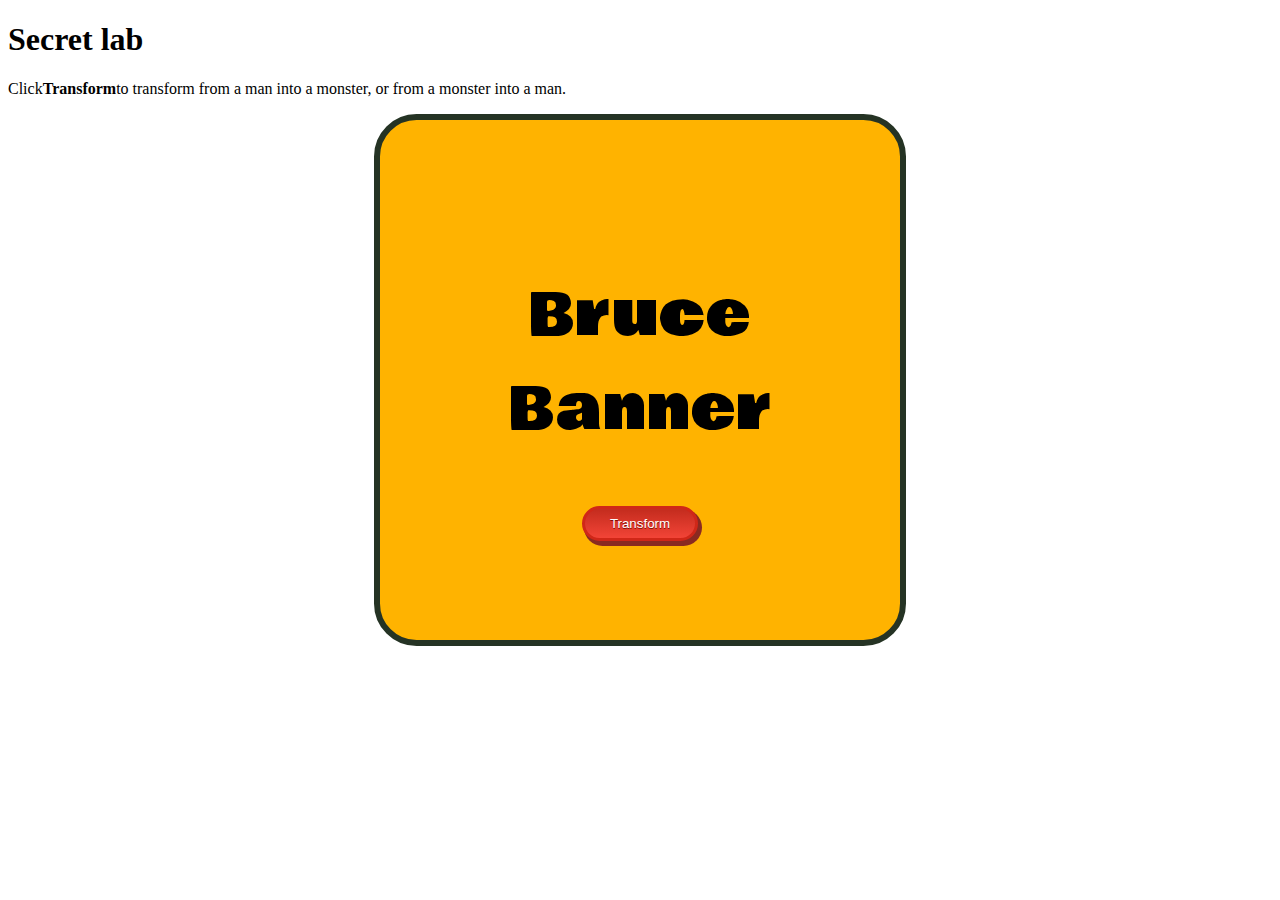
<file: t00/index.html>
<!DOCTYPE html>
<html lang="en">

<head>
	<meta charset="utf-8">
	<title>Secret lab</title>
	<meta name="description" content="t00. Secret lab<">
	<link rel="stylesheet" href="css/style.css">
	<link href="https://fonts.googleapis.com/css2?family=Bowlby+One&display=swap" rel="stylesheet">
</head>

<body>
	<h1>Secret lab</h1>
	<p>Click<strong>Transform</strong>to transform from a man into a monster, or from a monster into a man.</p>
	<div id="lab">
		<h2 id="hero">Bruce Banner</h2>
		<input id="btn" type="button" onclick="transformation()" value="Transform">
	</div>
	<script src="js/script.js">
	</script>
</body>

</html>
</file>
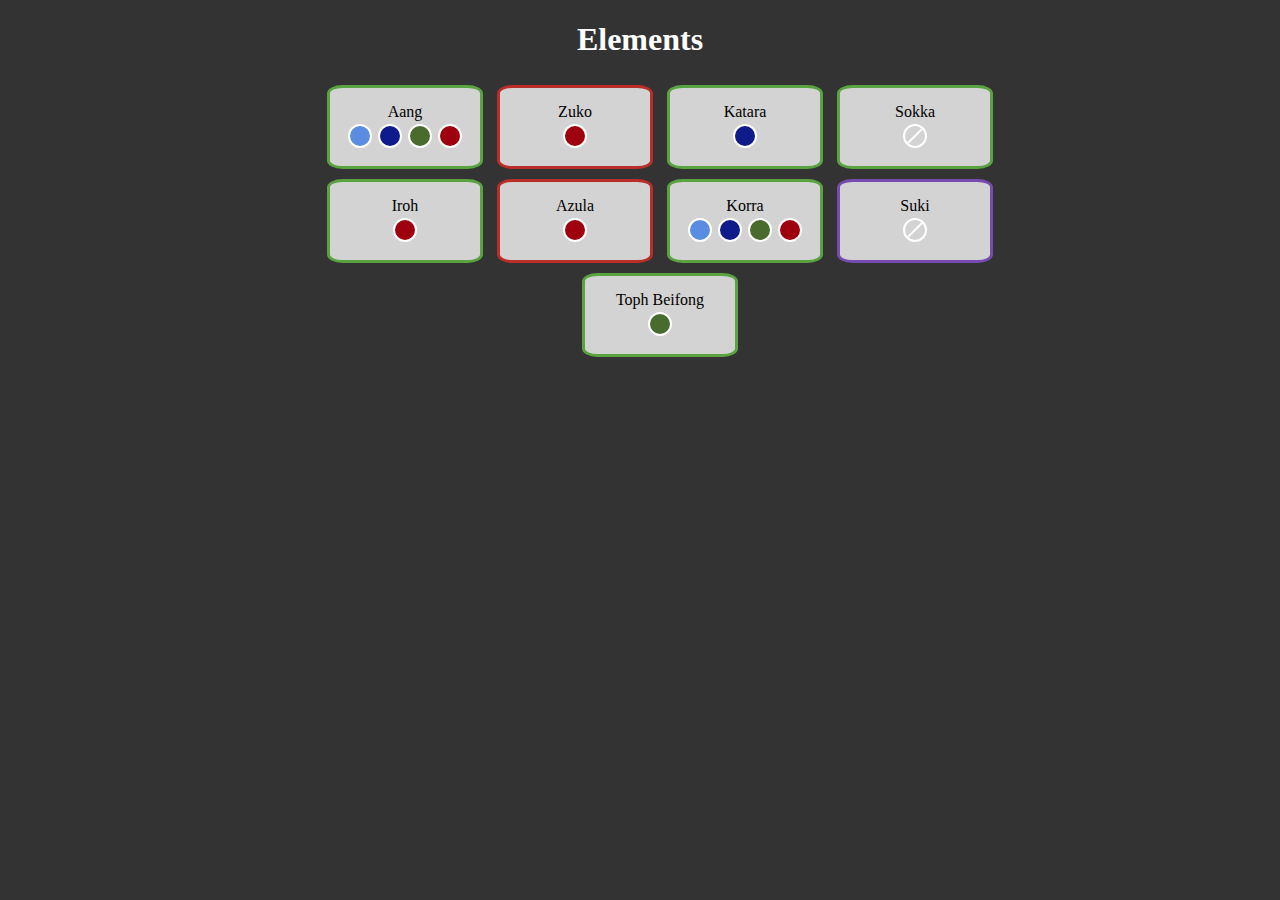
<file: t01/index.html>
<!DOCTYPE html>
<html lang="en">

<head>
	<meta charset="utf-8">
	<title>Elements</title>
	<meta name="description" content="t01. Elements<">
	<link rel="stylesheet" href="css/style.css">
	<link href="https://fonts.googleapis.com/css2?family=Bowlby+One&display=swap" rel="stylesheet">
</head>

<body>
	<h1>Elements</h1>
	<ul id="characters">
		<li class="good" data-element="air water earth fire">Aang</li>
		<li class="evil" data-element="fire">Zuko</li>
		<li class="good" data-element="water">Katara</li>
		<li class="good">Sokka</li>
		<li class="good" data-element="fire">Iroh</li>
		<li class="evil" data-element="fire">Azula</li>
		<li class="good" data-element="air water earth fire">Korra</li>
		<li>Suki</li>
		<li class="good" data-element="earth">Toph Beifong</li>
	</ul>
	<script src="js/script.js">
	</script>
</body>

</html>
</file>
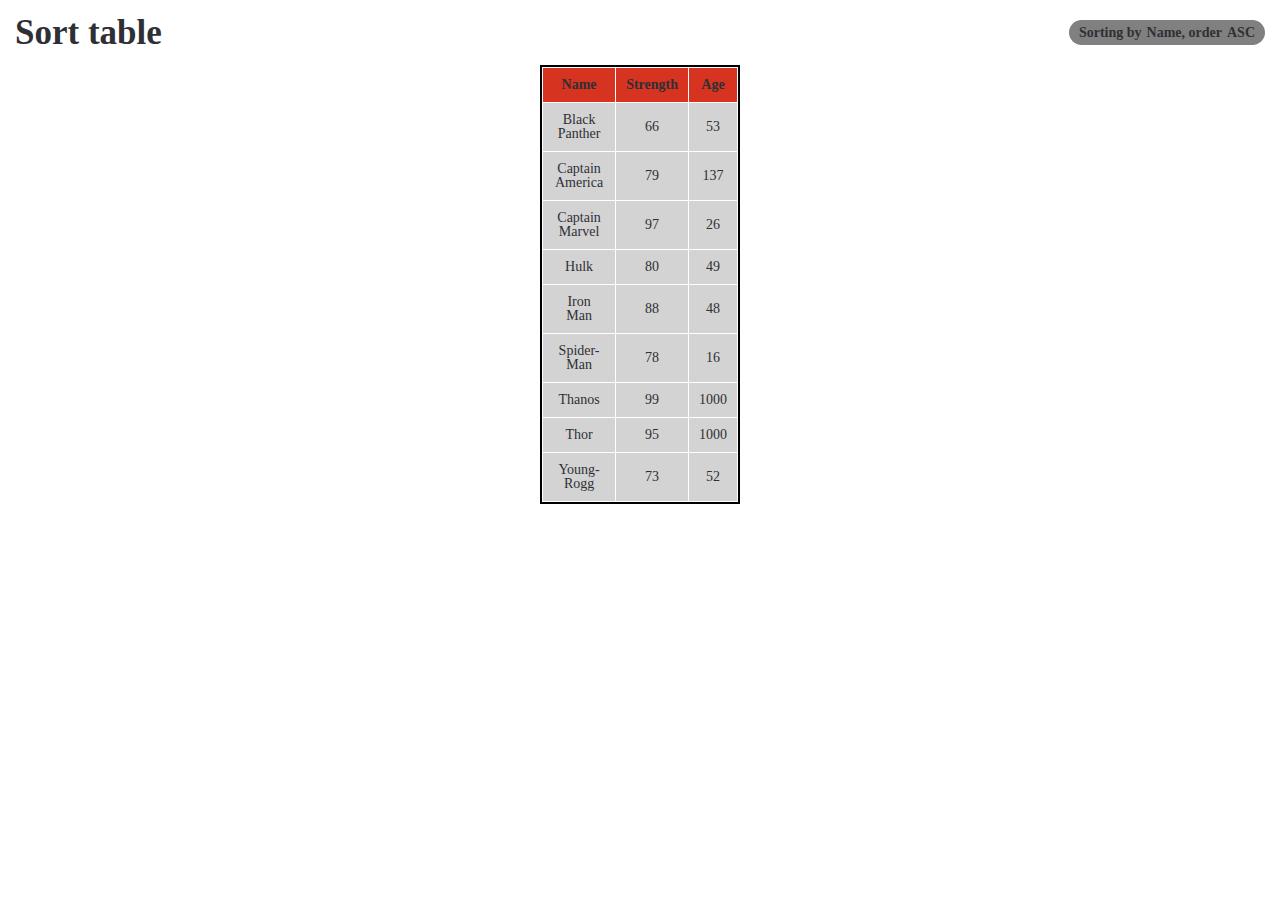
<file: t02/index.html>
<!DOCTYPE html>
<html lang="en">

<head>
	<meta charset="utf-8">
	<meta name="viewport" content="width=device-width, initial-scale=1, maximum-scale=1" />
	<title>Sort table</title>
	<meta name="description" content="t02. Sort table">
	<link rel="stylesheet" href="css/style.css">
	<script src="js/script.js" defer>
	</script>
</head>

<body>
	<header class="header">
		<h1>Sort table</h1>
		<p class="header__sort">
			Sorting by
			<span class="header__sort-by">Name</span>
			, order
			<span class="header__sort-order">ASC</span>
		</p>
	</header>
	<main class="body">

	</main>
</body>

</html>
</file>
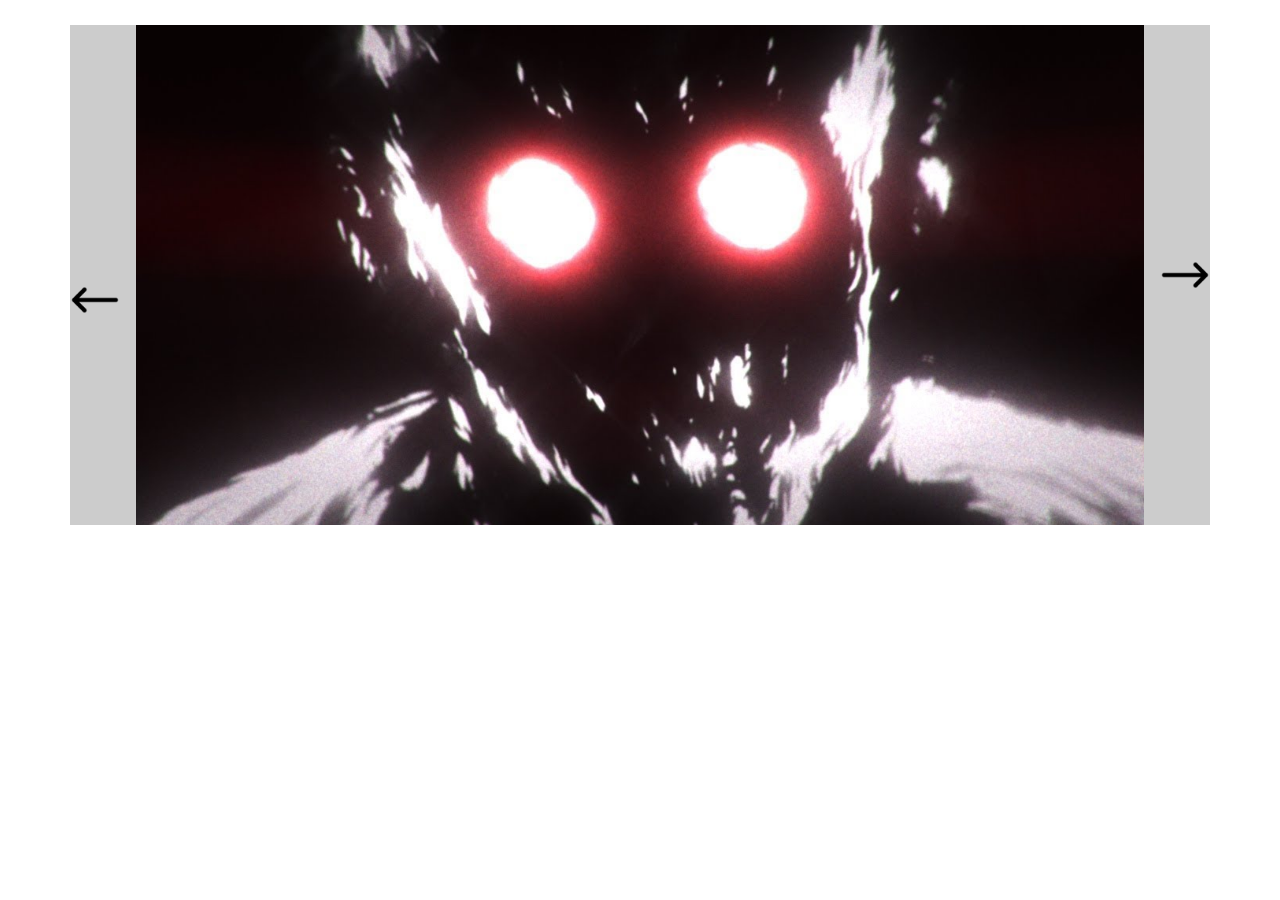
<file: t03/index.html>
<!DOCTYPE html>
<html lang="en">

<head>
	<meta charset="UTF-8">
	<meta http-equiv="X-UA-Compatible" content="IE=edge">
	<meta name="viewport" content="width=device-width, initial-scale=1.0">
	<title>t03</title>
	<link rel="stylesheet" href="css/style.css">
</head>

<body>
	<div class="silder">
		<div class="container">
			<div class="silder__inner">
				<div class="slider__line">
					<div class="slider__line-item">
						<img src="assets/images/1.jpg" alt="1">
					</div>
					<div class="slider__line-item">
						<img src="assets/images/2.jpg" alt="2">
					</div>
					<div class="slider__line-item">
						<img src="assets/images/3.jpg" alt="3">
					</div>
					<div class="slider__line-item">
						<img src="assets/images/4.jpg" alt="4">
					</div>
				</div>
				<button class="slider__btn slider__btn--next">
					<img src="assets/images/next.png" alt="next">
				</button>
				<button class="slider__btn slider__btn--prev">
					<img src="assets/images/next.png" alt="prev">
				</button>
			</div>
		</div>
	</div>
	<script src="js/script.js"></script>
</body>

</html>
</file>
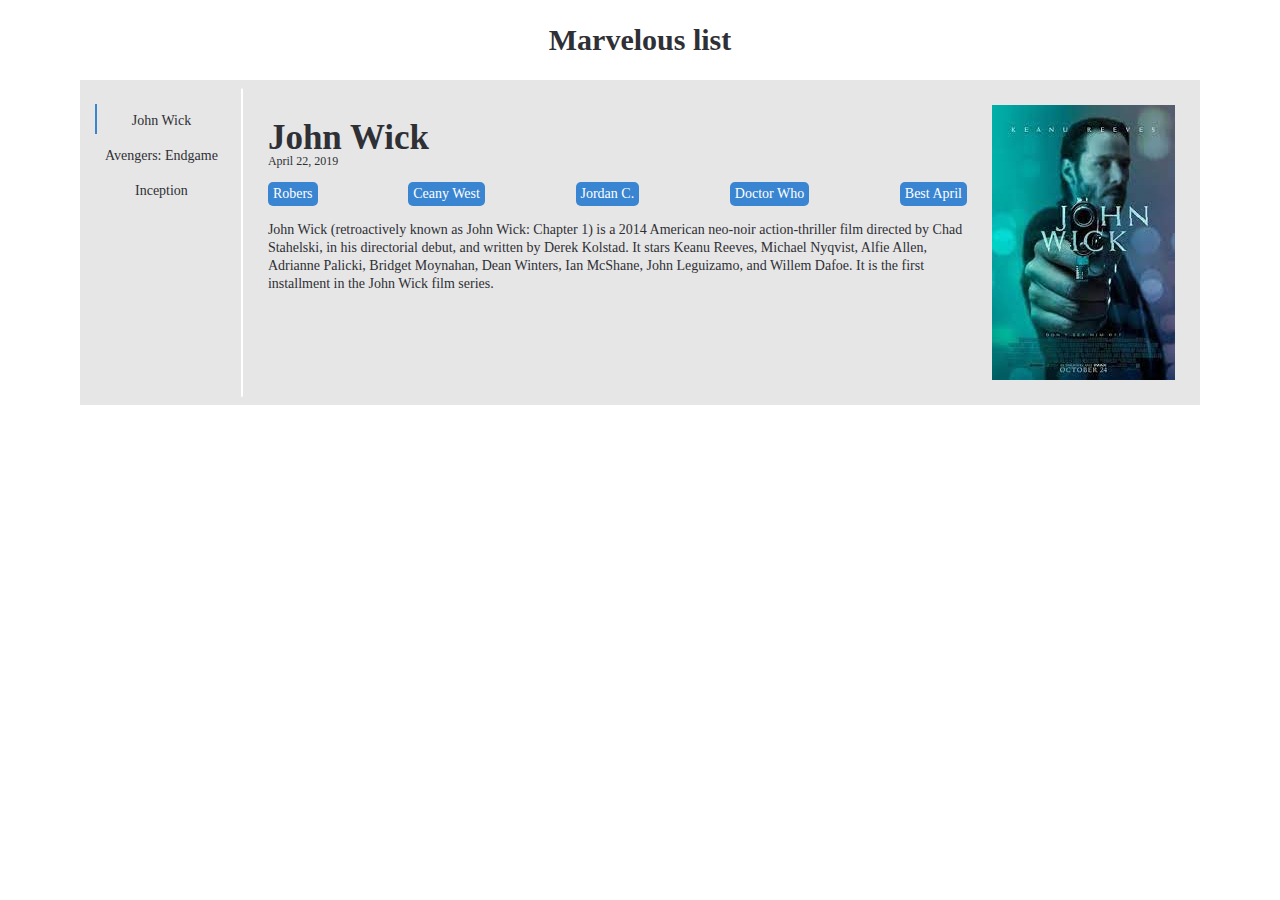
<file: t04/index.html>
<!DOCTYPE html>
<html lang="en">

<head>
	<meta charset="UTF-8">
	<meta http-equiv="X-UA-Compatible" content="IE=edge">
	<meta name="viewport" content="width=device-width, initial-scale=1.0">
	<title>t04</title>
	<link rel="stylesheet" href="css/style.css">
</head>

<body>

	<h1>Marvelous list</h1>
	<div class="film">
		<div class="container">
			<div class="film__inner">
				<nav class="film__menu">
					<ul class="film__list">
						<li class="film__list-item">
							<a href="#" class="film__list-link film__list-link--active ">John Wick</a>
						</li>
						<li class="film__list-item">
							<a href="#" class="film__list-link">Avengers: Endgame</a>
						</li>
						<li class="film__list-item">
							<a href="#" class="film__list-link">Inception</a>
						</li>
					</ul>
				</nav>
				<div class="film__items">
					<div class="film__item">
						<div class="film__item-body">
							<h2 class="film__item-title">John Wick</h2>
							<p class="film__item-data">April 22, 2019</p>
							<div class="film__item-actors">
								<div class="film__item-actor">Robers</div>
								<div class="film__item-actor">Ceany West</div>
								<div class="film__item-actor">Jordan C.</div>
								<div class="film__item-actor">Doctor Who</div>
								<div class="film__item-actor">Best April</div>
							</div>
							<p class="film__item-desc">
								John Wick (retroactively known as John Wick: Chapter 1) is a 2014 American neo-noir
								action-thriller film directed by Chad Stahelski, in his directorial debut, and written
								by Derek Kolstad. It stars Keanu Reeves, Michael Nyqvist, Alfie Allen, Adrianne Palicki,
								Bridget Moynahan, Dean Winters, Ian McShane, John Leguizamo, and Willem Dafoe. It is the
								first installment in the John Wick film series.
							</p>
						</div>
						<div class="film__item-img">
							<img src="img/1.jpg" alt="john wick">
						</div>
					</div>
					<div class="film__item">
						<div class="film__item-body">
							<h2 class="film__item-title">Avengers: Endgame</h2>
							<p class="film__item-data">April 11, 2019</p>
							<div class="film__item-actors">
								<div class="film__item-actor">Robers</div>
								<div class="film__item-actor">Ceany West</div>
								<div class="film__item-actor">Jordan C.</div>
								<div class="film__item-actor">Doctor Who</div>
								<div class="film__item-actor">Best April</div>
							</div>
							<p class="film__item-desc">
								The film was met with positive reviews, with critics labeling it as one of Reeves' best
								performances and one of the best action films of 2014. It grossed $86 million worldwide
								against a production budget of $20–30 million. Two sequels, John Wick: Chapter 2, and
								John Wick: Chapter 3 – Parabellum, released in 2017 and May 2019 respectively, both met
								to comparable critical and commercial success, with another sequel, John Wick: Chapter
								4, set for a May 2022 release and an untitled fifth film following that.
							</p>
						</div>
						<div class="film__item-img">
							<img src="img/2.jpg" alt="Avengers: Endgame">
						</div>
					</div>
					<div class="film__item">
						<div class="film__item-body">
							<h2 class="film__item-title">Inception</h2>
							<p class="film__item-data">April 2, 2222</p>
							<div class="film__item-actors">
								<div class="film__item-actor">Robers</div>
								<div class="film__item-actor">Ceany West</div>
								<div class="film__item-actor">Jordan C.</div>
								<div class="film__item-actor">Doctor Who</div>
								<div class="film__item-actor">Best April</div>
							</div>
							<p class="film__item-desc">
								Dom Cobb (Leonardo DiCaprio) is a thief with the rare ability to enter people's dreams
								and steal their secrets from their subconscious. His skill has made him a hot commodity
								in the world of corporate espionage but has also cost him everything he loves. Cobb gets
								a chance at redemption when he is offered a seemingly impossible task: Plant an idea in
								someone's mind. If he succeeds, it will be the perfect crime, but a dangerous enemy
								anticipates Cobb's every move.
							</p>
						</div>
						<div class="film__item-img">
							<img src="img/3.jpg" alt="john wick">
						</div>
					</div>
				</div>
			</div>
		</div>
	</div>
	<script src="js/script.js"></script>
</body>

</html>
</file>
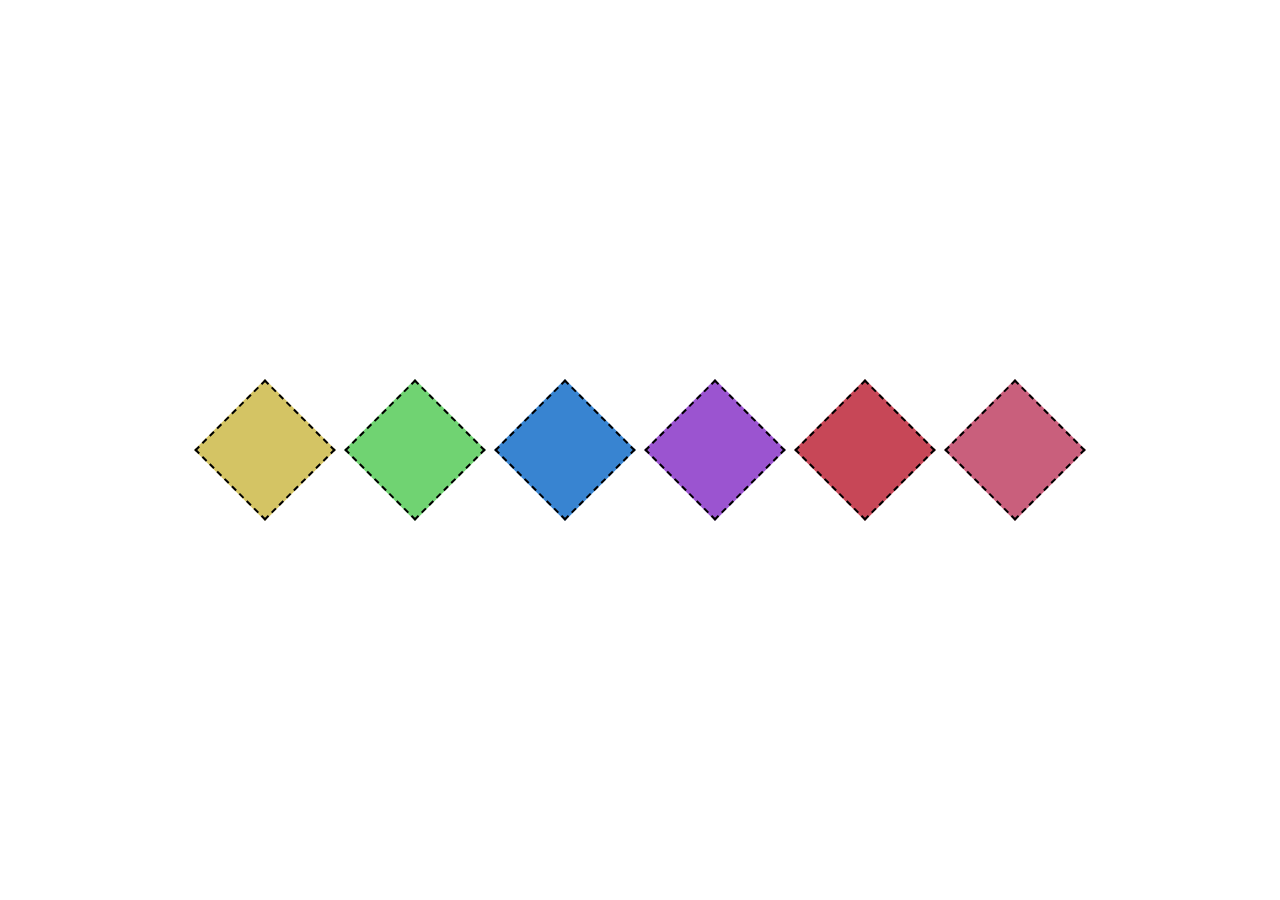
<file: t05/index.html>
<!DOCTYPE html>
<html lang="en">

<head>
	<meta charset="UTF-8">
	<meta http-equiv="X-UA-Compatible" content="IE=edge">
	<meta name="viewport" content="width=device-width, initial-scale=1.0">
	<title>t05</title>
	<link rel="stylesheet" href="css/style.css">
</head>

<body>
	<main class="body">
		<div class="item item--yellow item--disable"></div>
		<div class="item item--green item--disable"></div>
		<div class="item item--blue item--disable"></div>
		<div class="item item--purple item--disable"></div>
		<div class="item item--red item--disable"></div>
		<div class="item item--orange item--disable"></div>
	</main>
	<script src="js/script.js"></script>
</body>

</html>
</file>
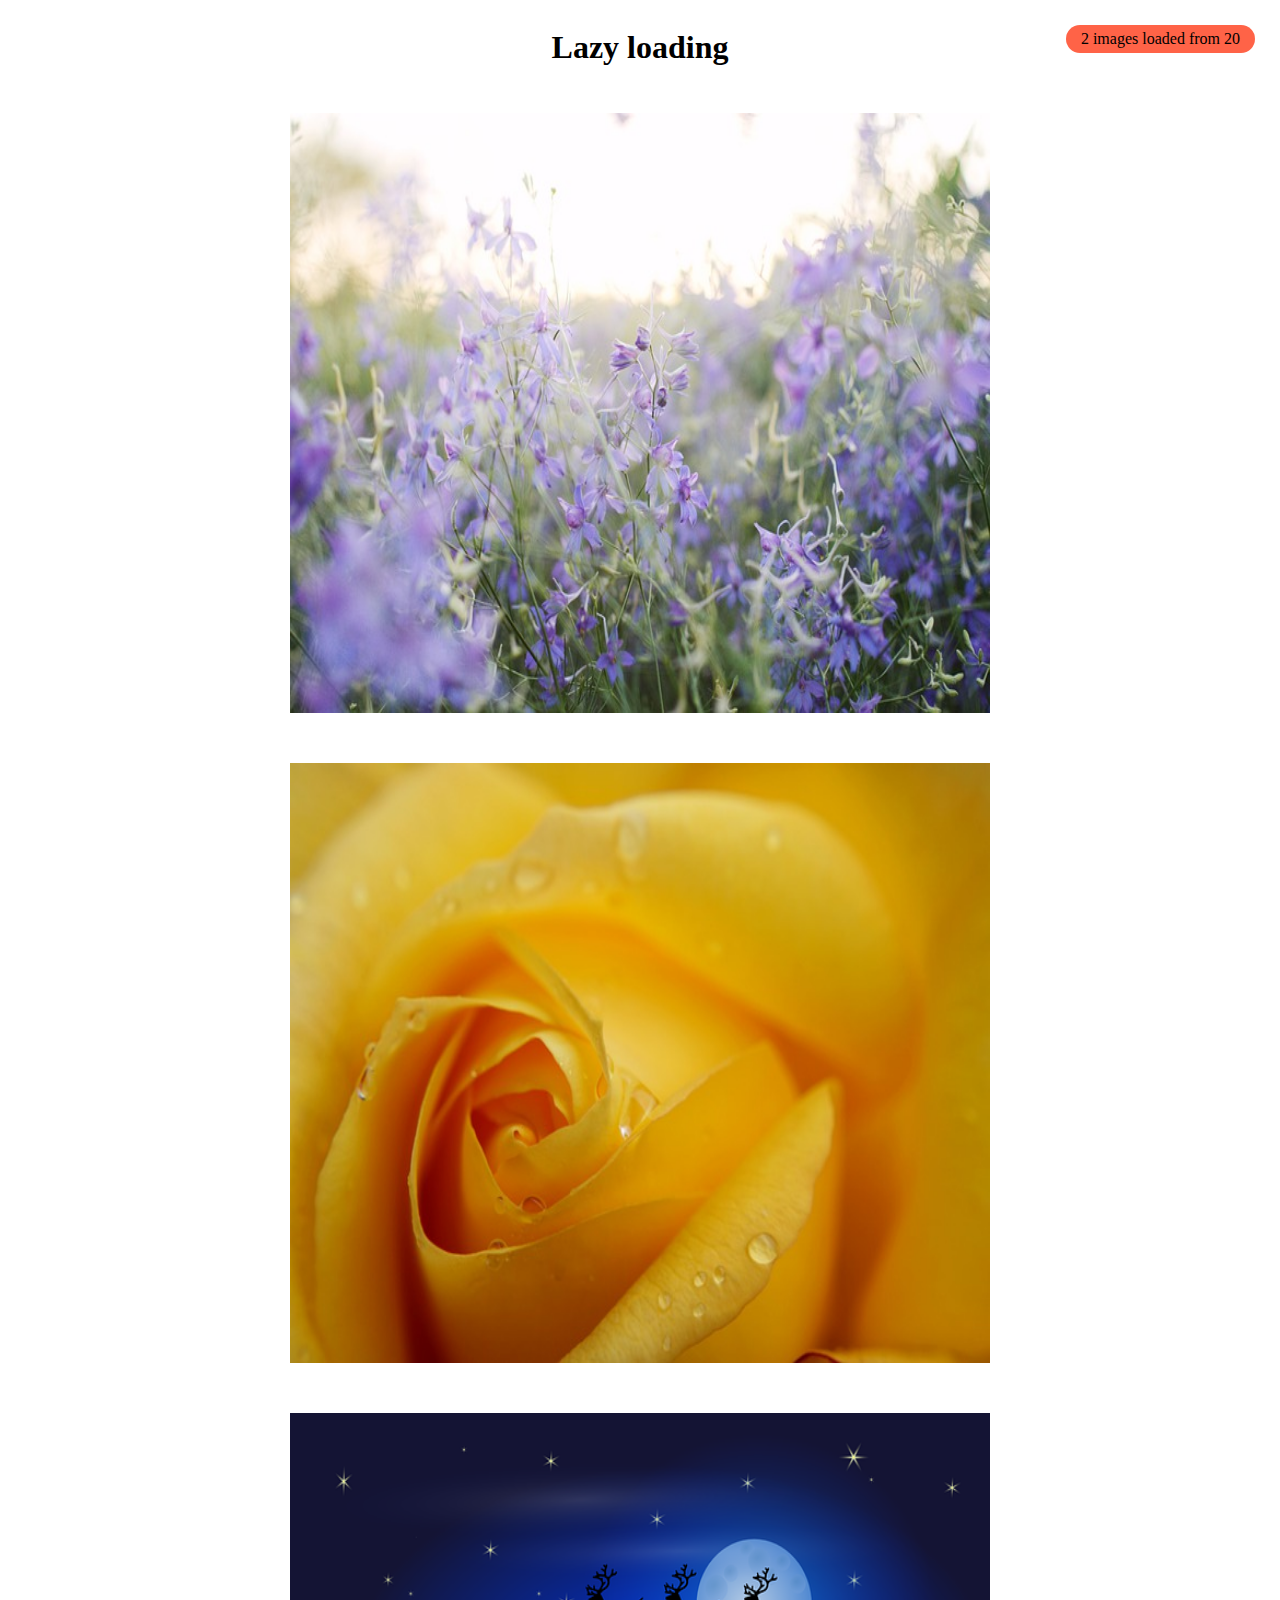
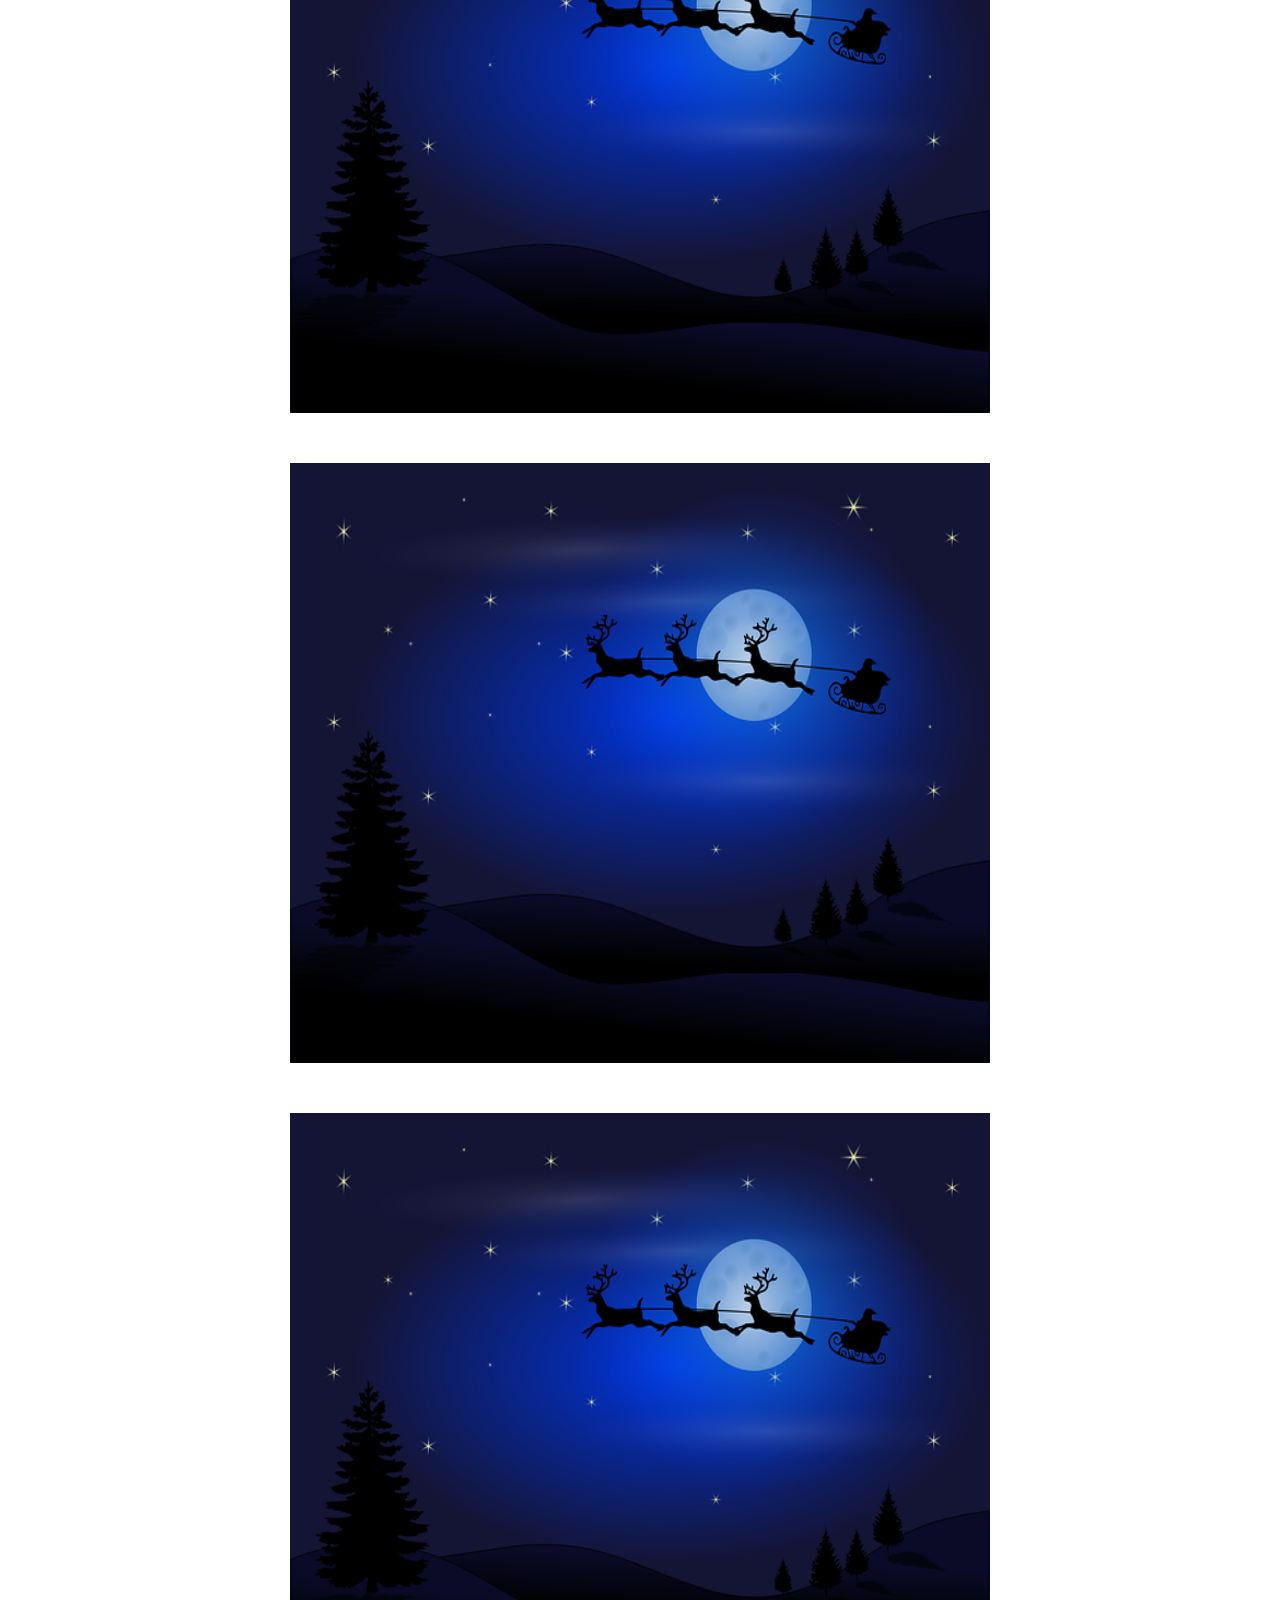
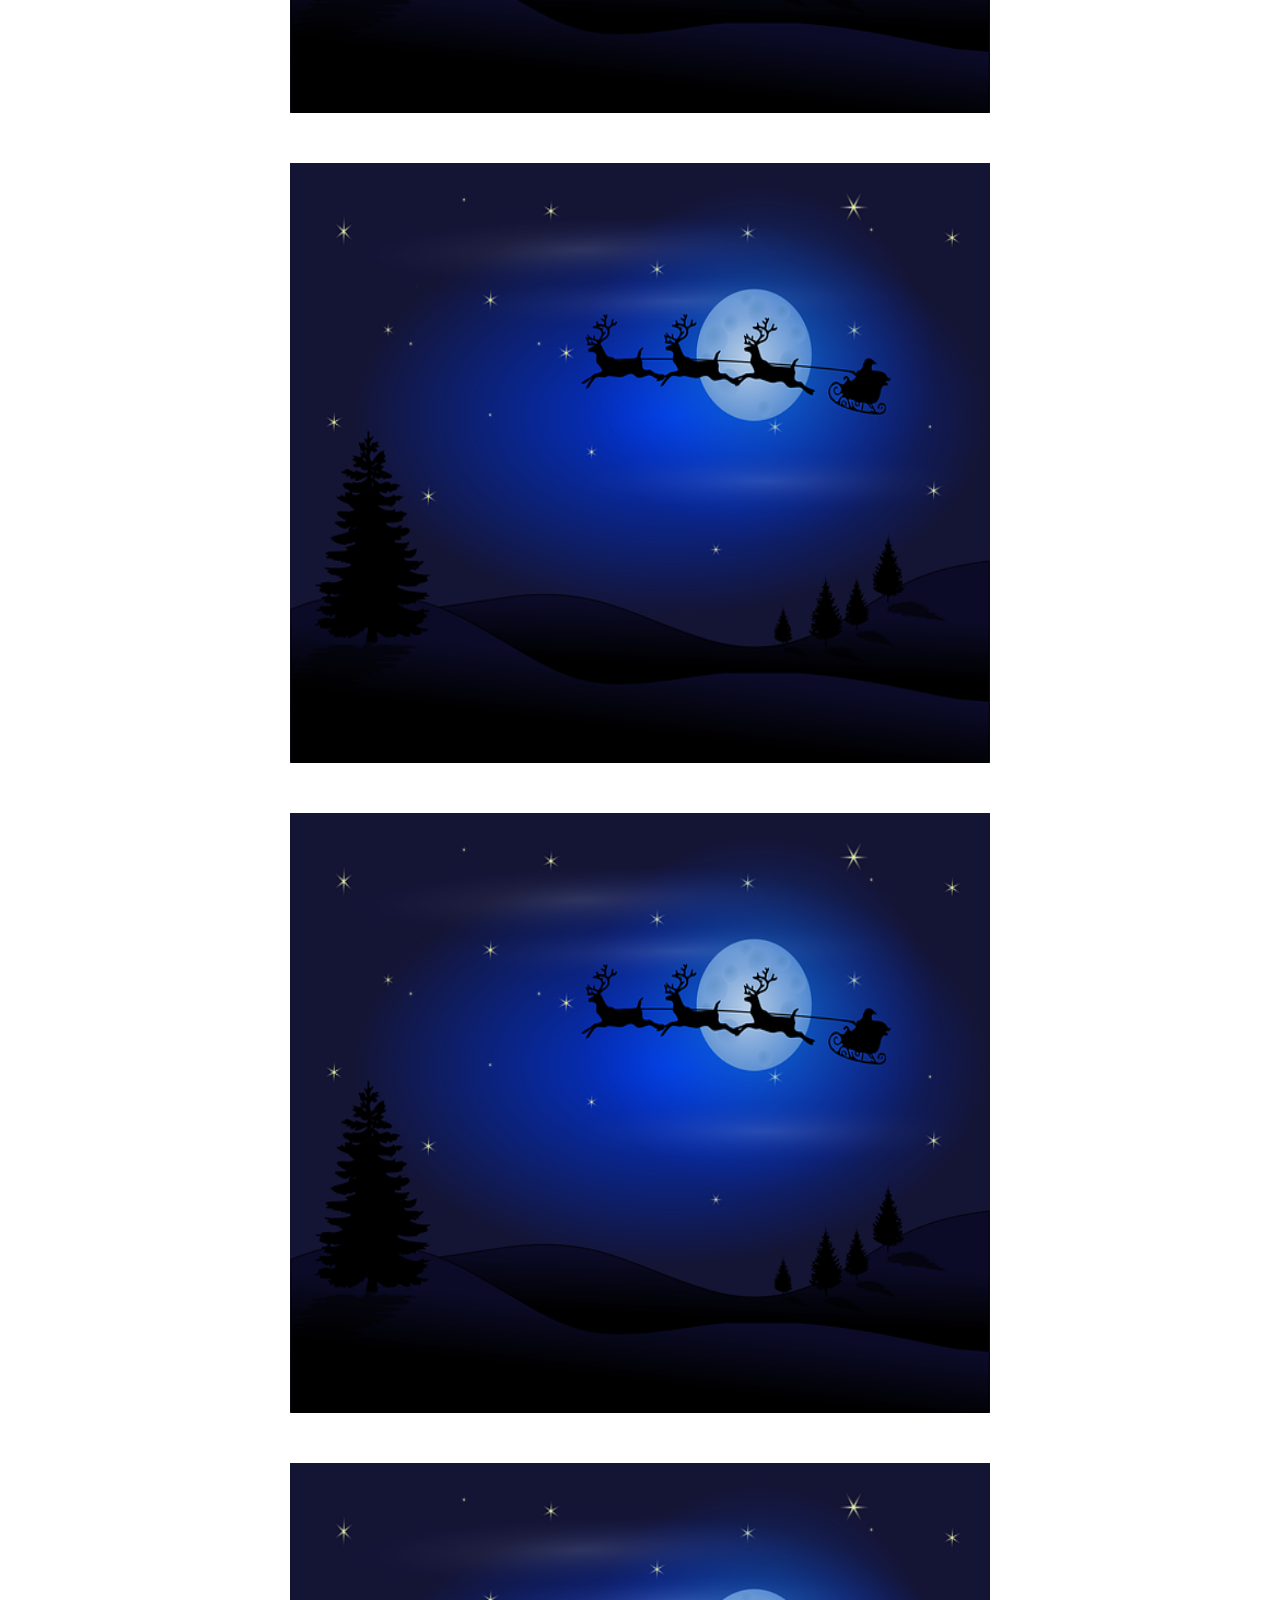
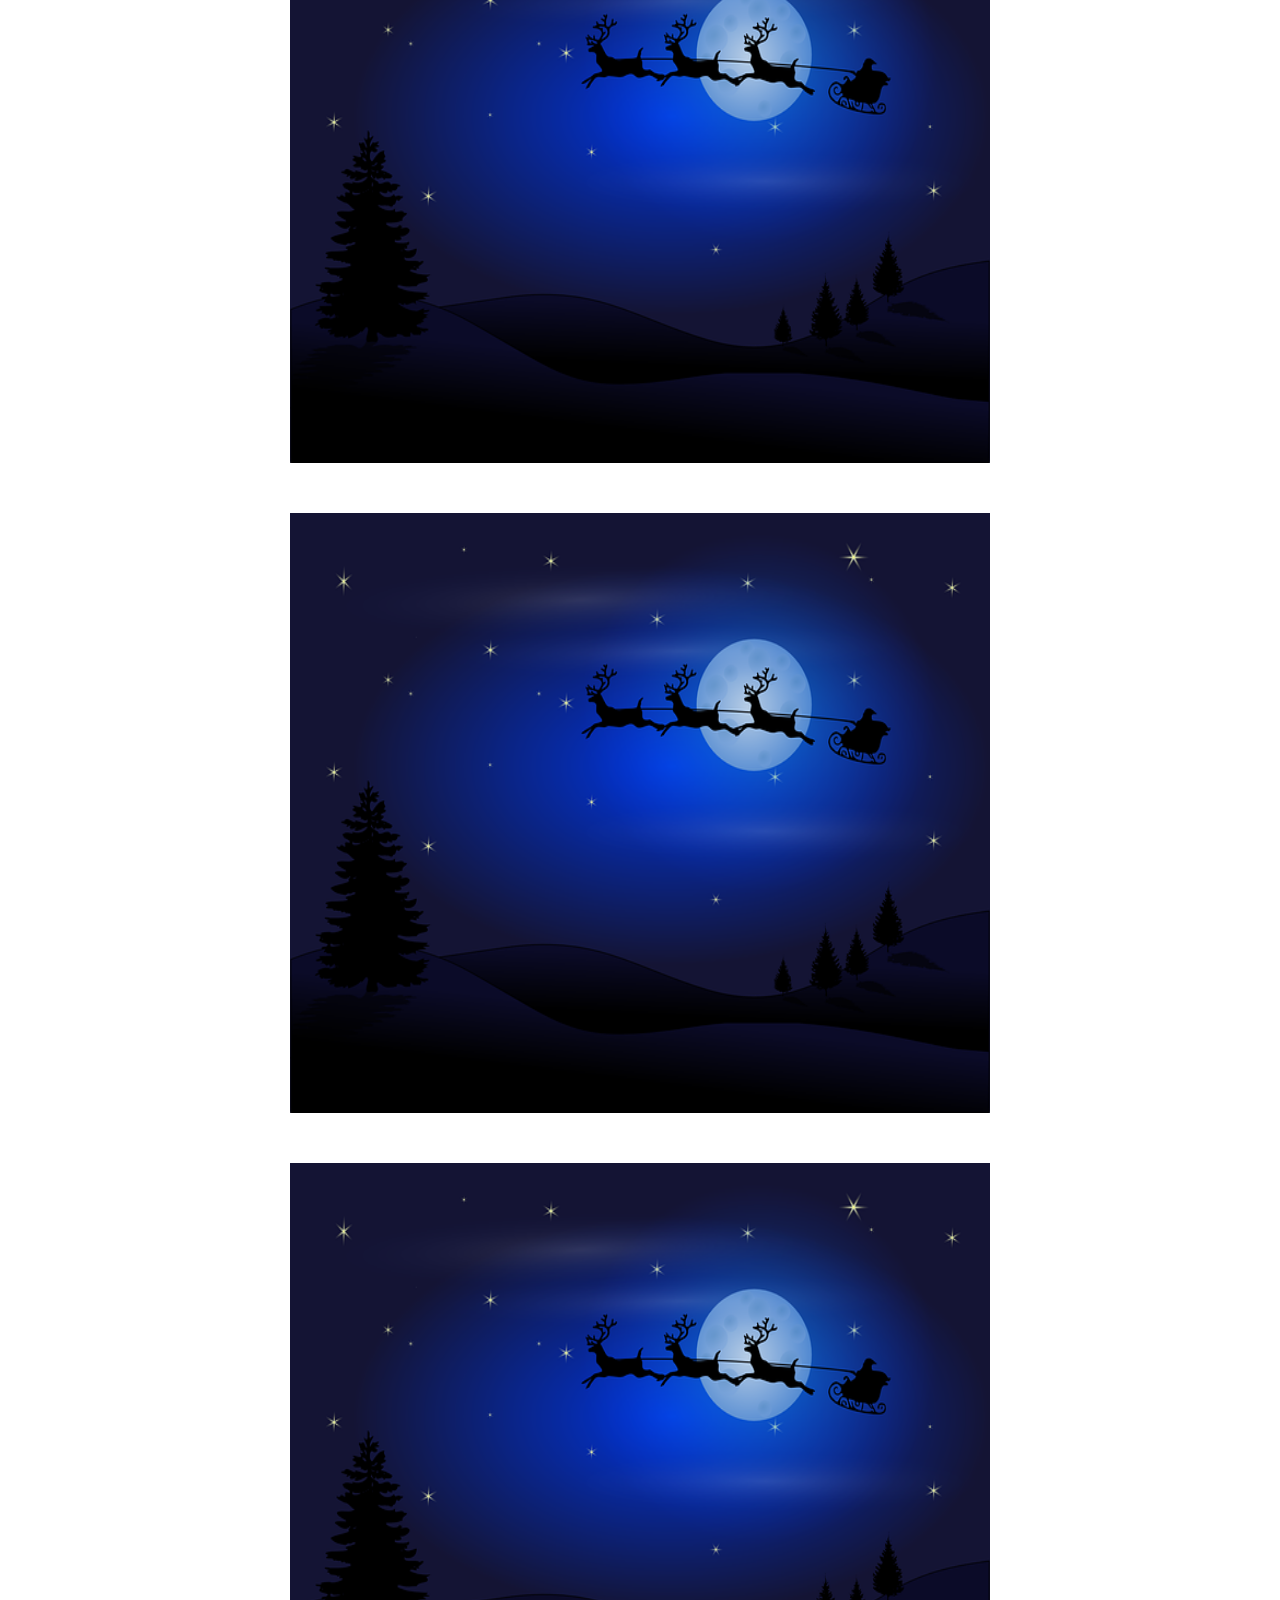
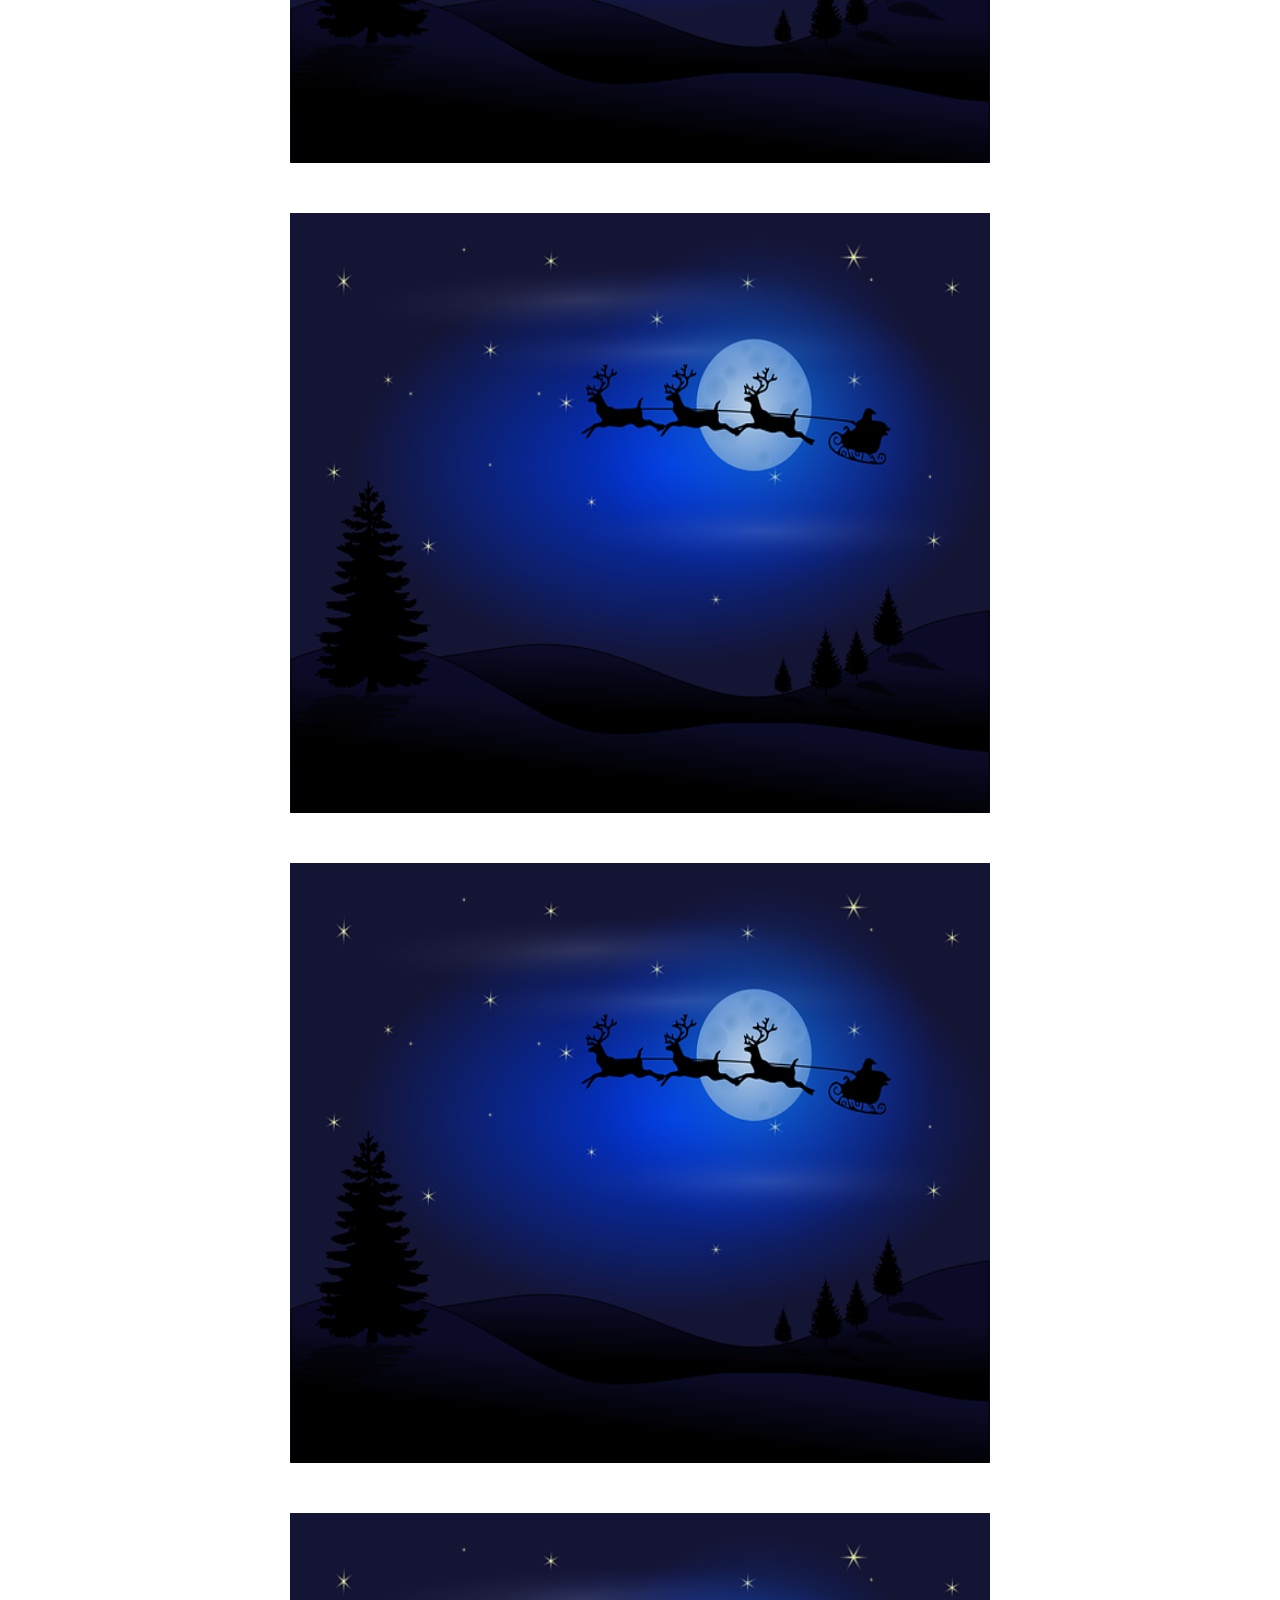
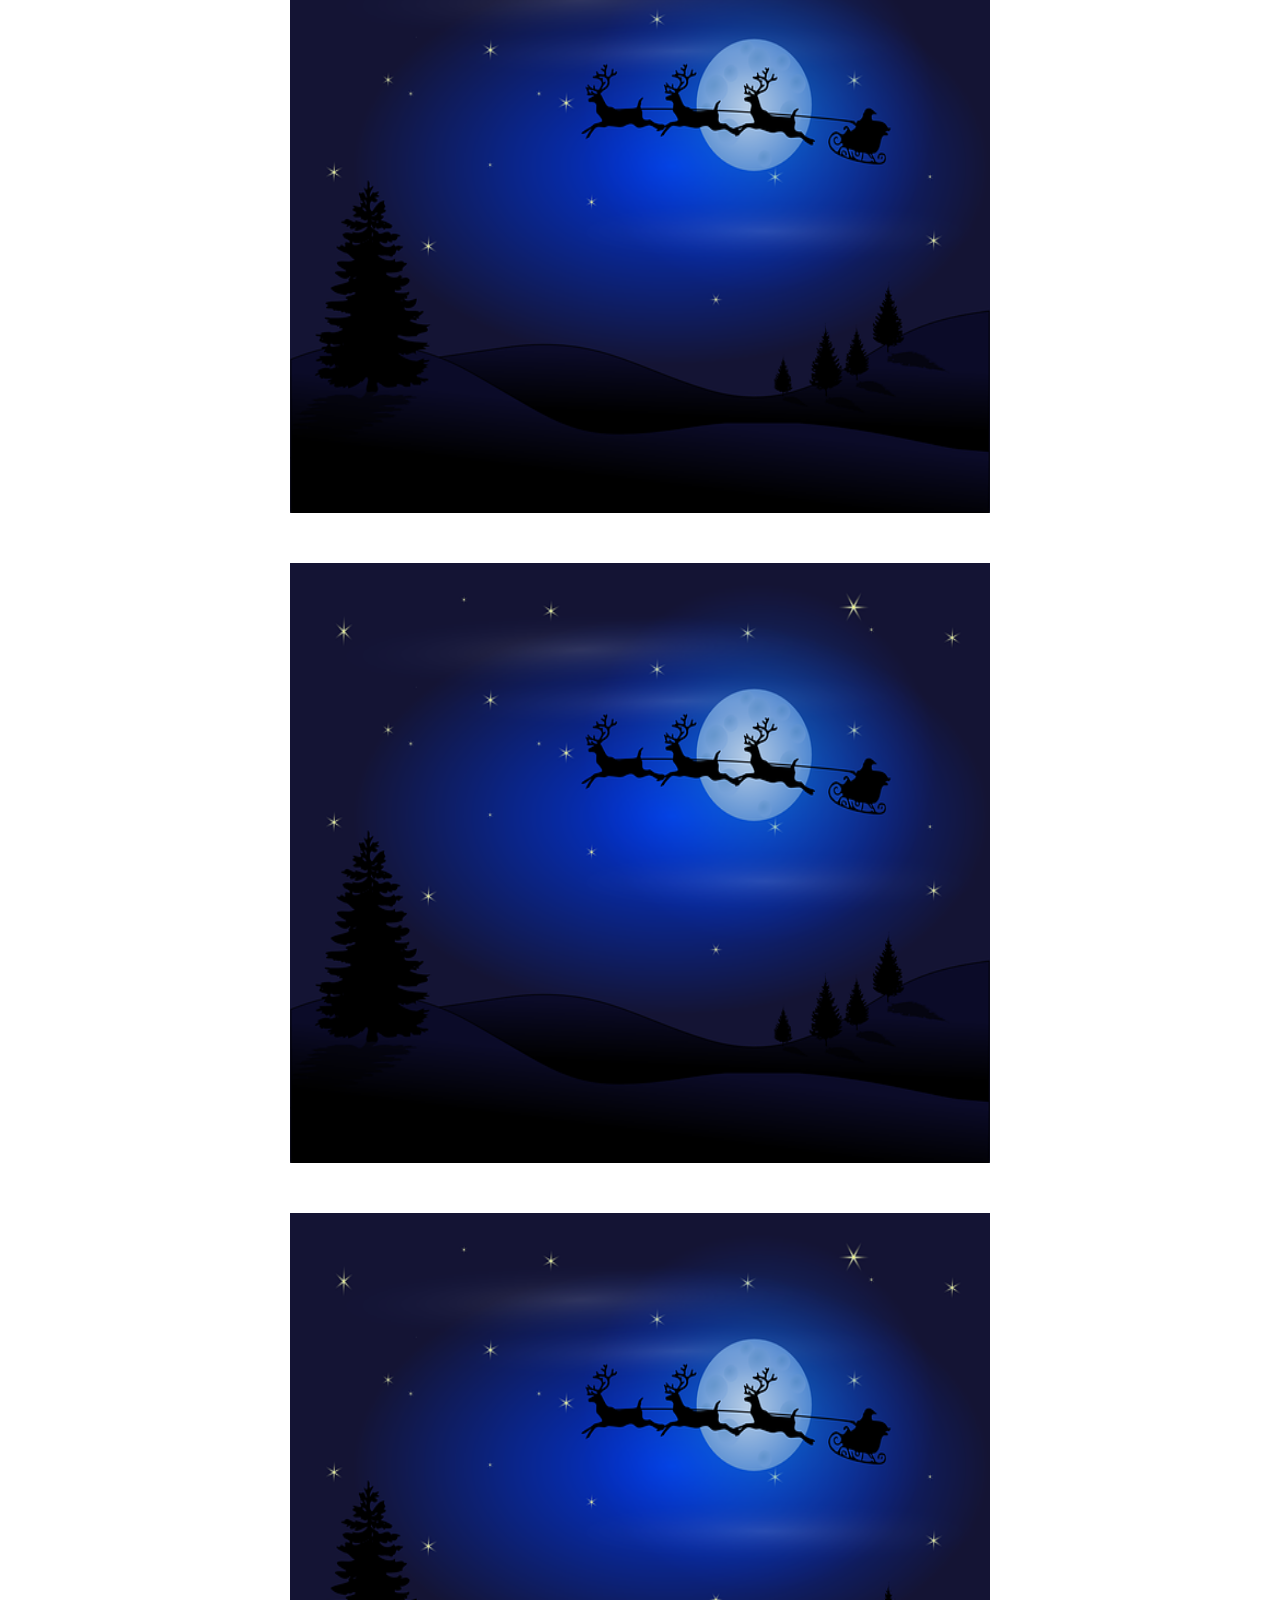
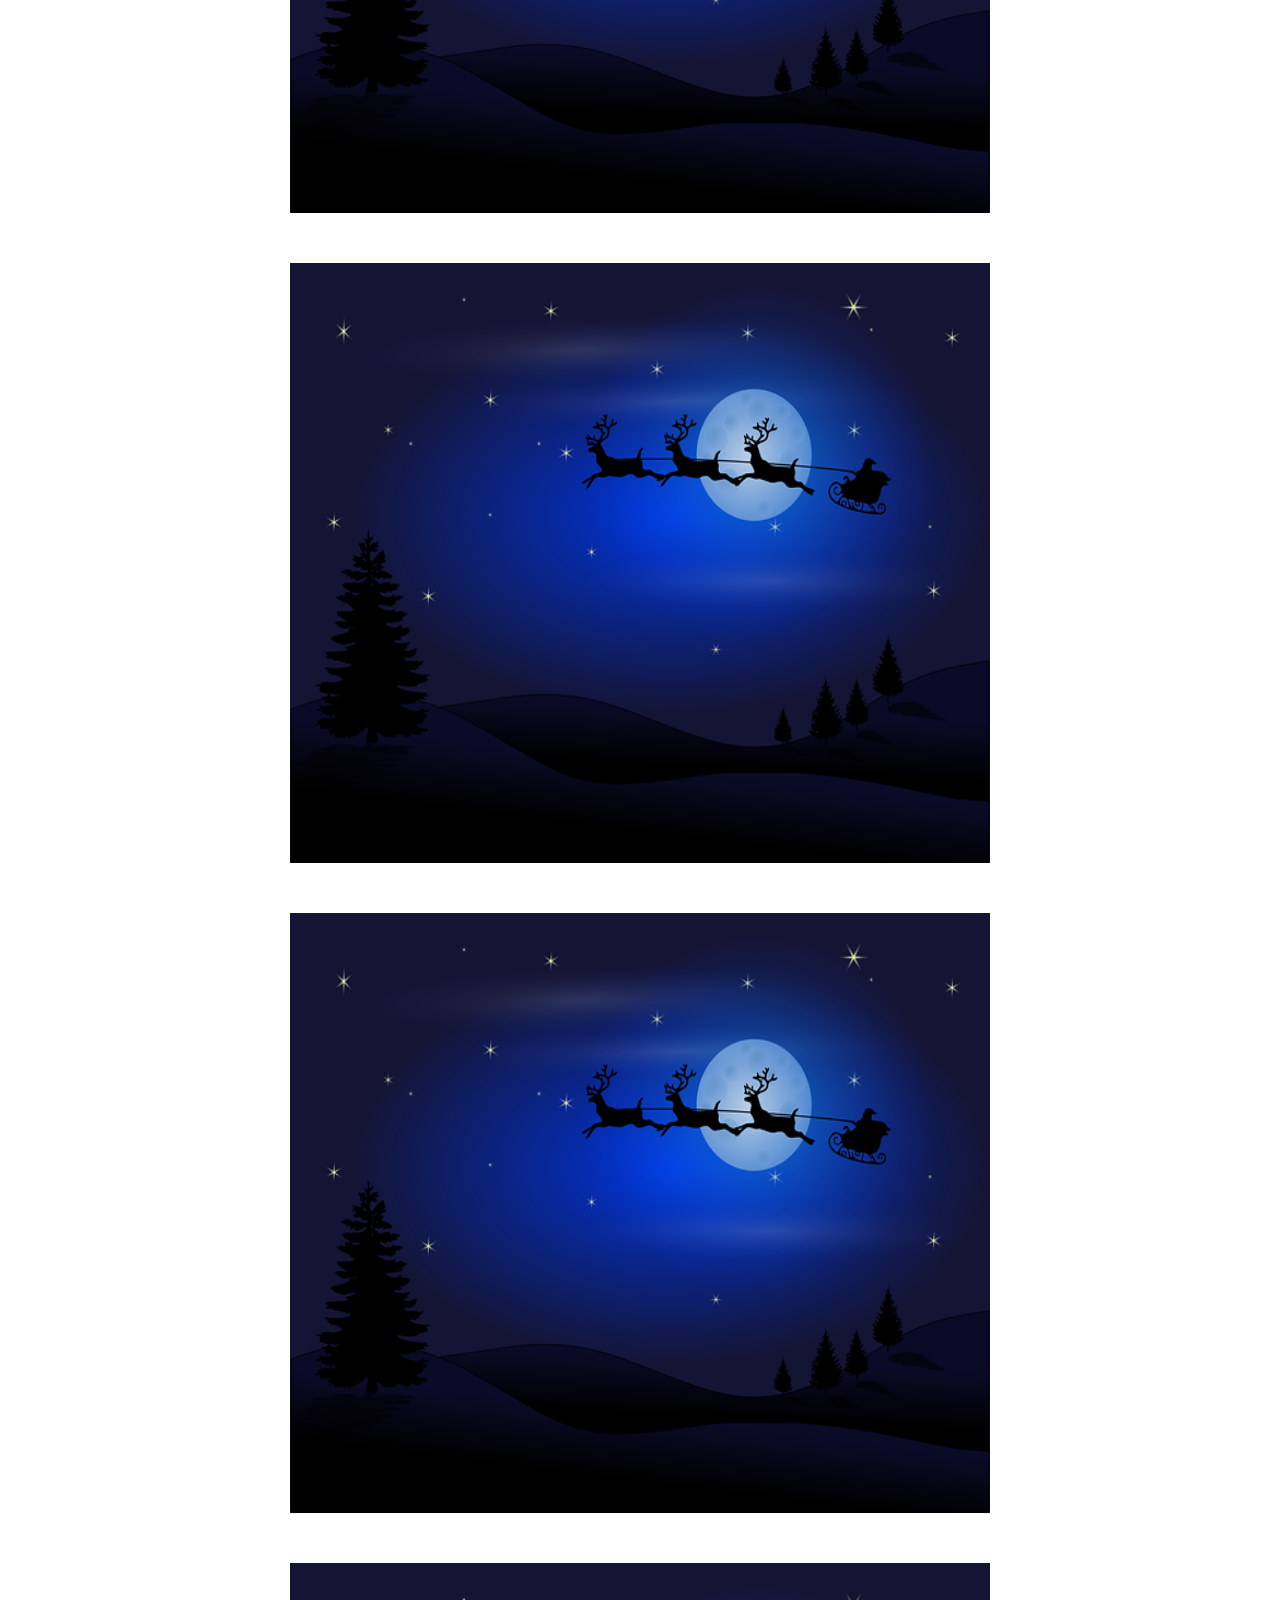
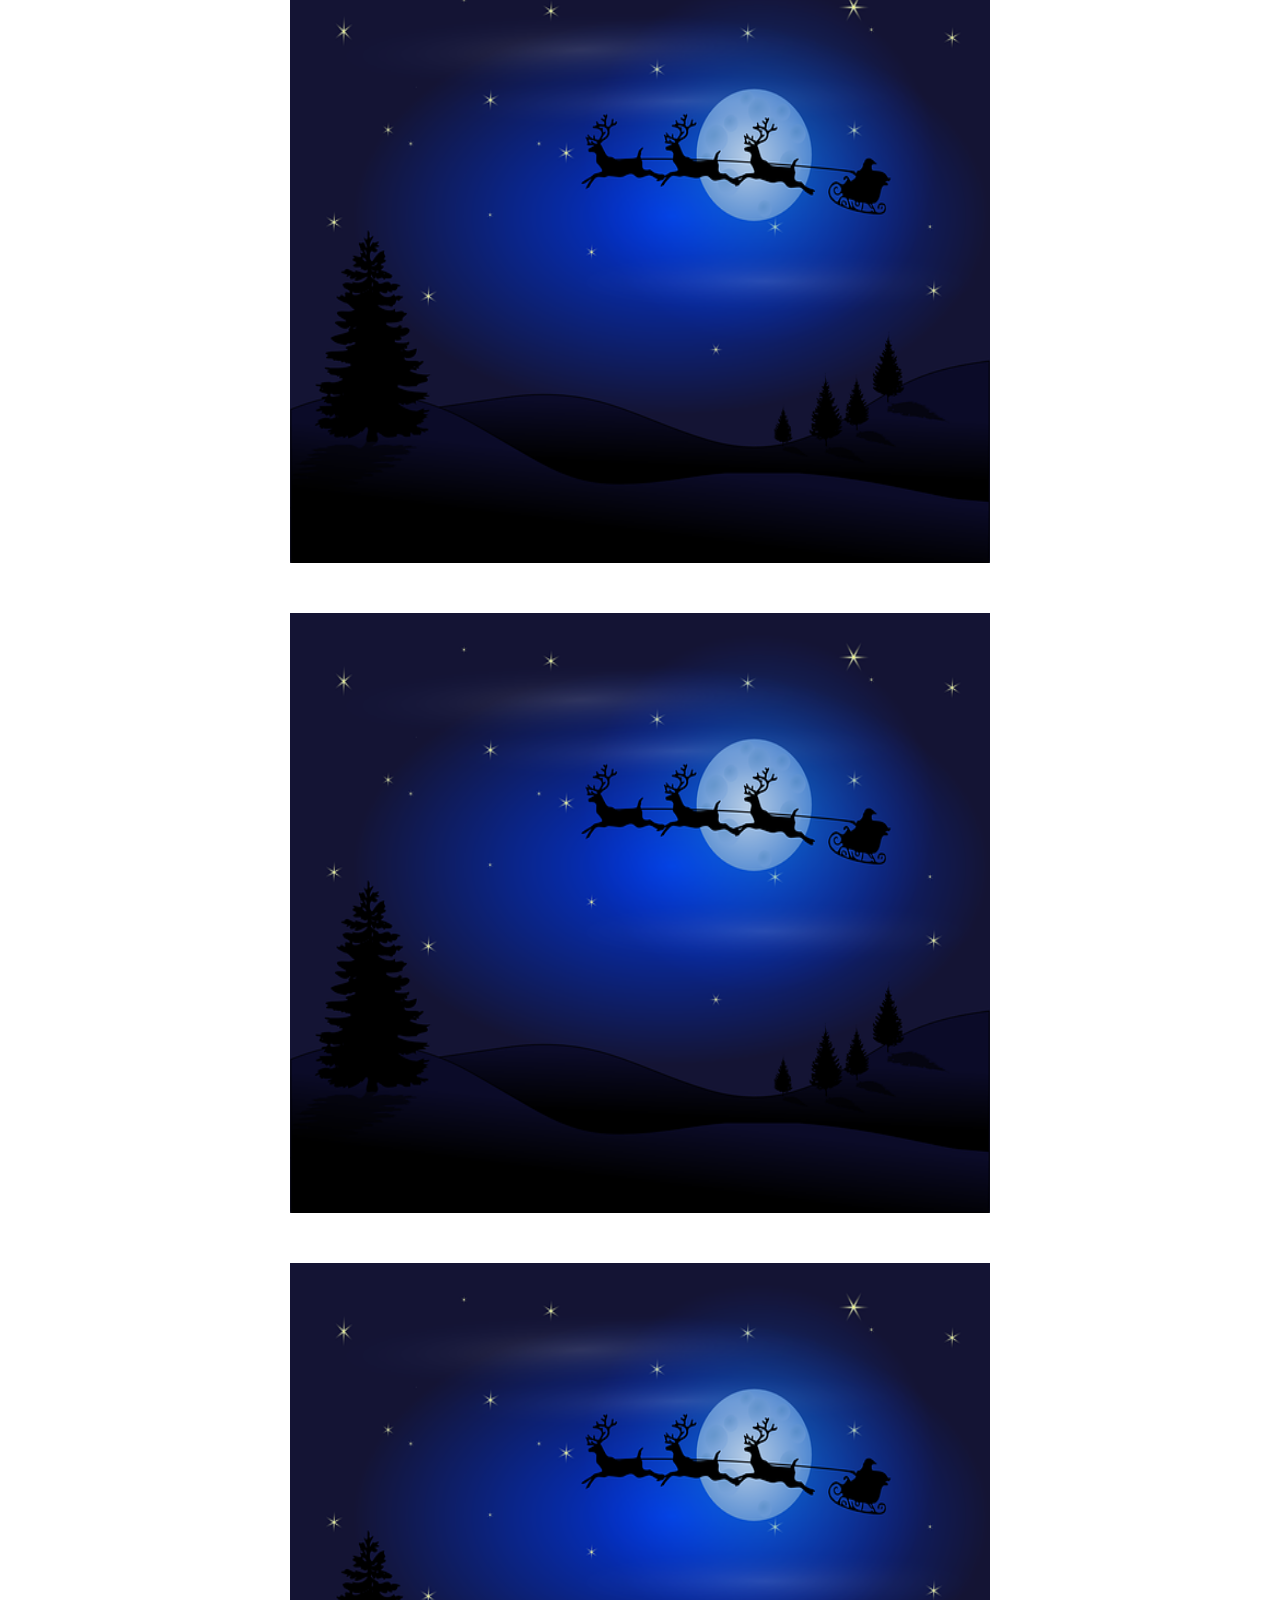
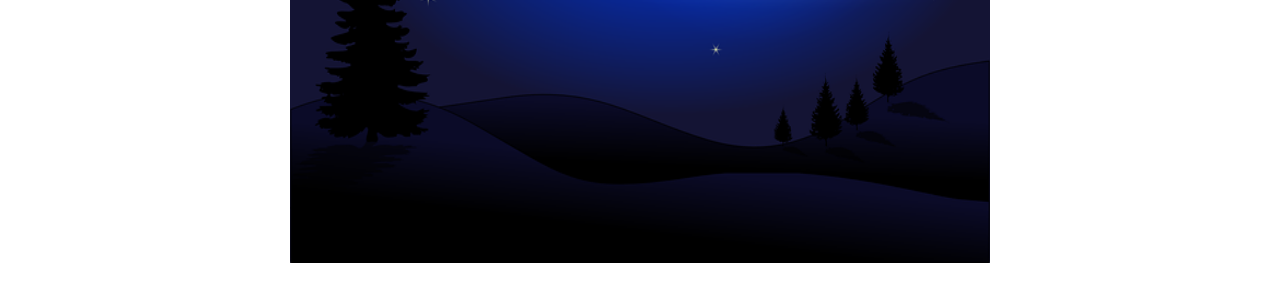
<file: t06/index.html>
<!DOCTYPE html>
<html lang="en">

<head>
	<meta charset="UTF-8">
	<meta http-equiv="X-UA-Compatible" content="IE=edge">
	<meta name="viewport" content="width=device-width, initial-scale=1.0">
	<title>t06</title>
	<link rel="stylesheet" href="css/style.css">
</head>

<body>
	<h1>Lazy loading</h1>
	<img src="assets/images/temp.png" data-src="assets/images/1.jpg">
	<img src="assets/images/temp.png" data-src="assets/images/2.jpg">
	<img src="assets/images/temp.png" data-src="assets/images/3.jpg">
	<img src="assets/images/temp.png" data-src="assets/images/4.jpg">
	<img src="assets/images/temp.png" data-src="assets/images/5.jpg">
	<img src="assets/images/temp.png" data-src="assets/images/6.jpg">
	<img src="assets/images/temp.png" data-src="assets/images/7.jpg">
	<img src="assets/images/temp.png" data-src="assets/images/8.jpg">
	<img src="assets/images/temp.png" data-src="assets/images/9.jpg">
	<img src="assets/images/temp.png" data-src="assets/images/10.jpg">
	<img src="assets/images/temp.png" data-src="assets/images/11.jpg">
	<img src="assets/images/temp.png" data-src="assets/images/12.jpg">
	<img src="assets/images/temp.png" data-src="assets/images/13.jpg">
	<img src="assets/images/temp.png" data-src="assets/images/14.jpg">
	<img src="assets/images/temp.png" data-src="assets/images/15.jpg">
	<img src="assets/images/temp.png" data-src="assets/images/16.jpg">
	<img src="assets/images/temp.png" data-src="assets/images/17.jpg">
	<img src="assets/images/temp.png" data-src="assets/images/18.jpg">
	<img src="assets/images/temp.png" data-src="assets/images/19.jpg">
	<img src="assets/images/temp.png" data-src="assets/images/20.jpg">
	<div class="info">0 images loaded from 220</div>
	<script src="js/script.js"></script>
</body>

</html>
</file>
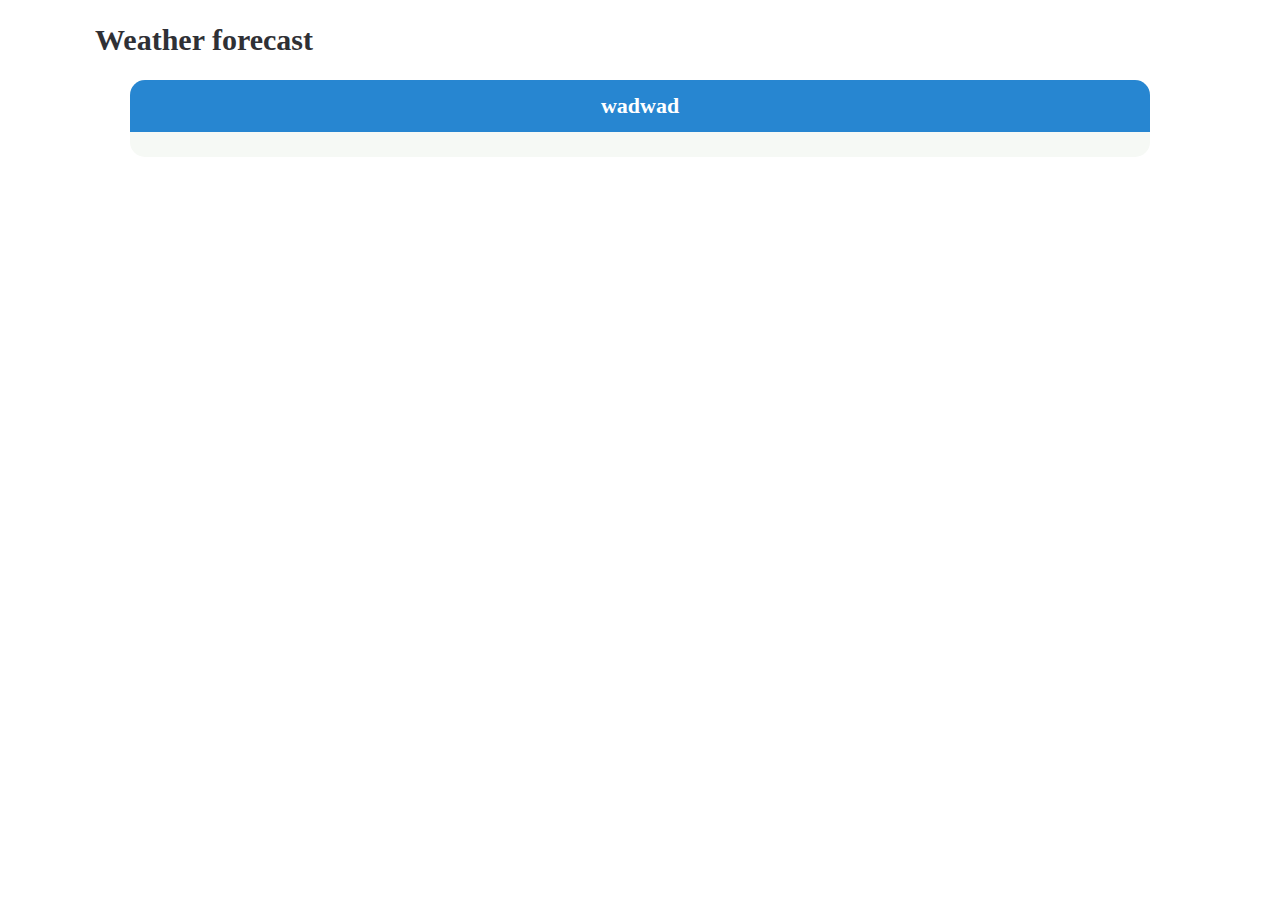
<file: t07/index.html>
<!DOCTYPE html>
<html lang="en">

<head>
	<meta charset="UTF-8">
	<meta http-equiv="X-UA-Compatible" content="IE=edge">
	<meta name="viewport" content="width=`, initial-scale=1.0">
	<title>t07</title>
	<link rel="stylesheet" href="css/style.css">
</head>

<body>
	<main class="body">
		<div class="weather">
			<div class="container">
				<h1>Weather forecast</h1>
				<div class="weather__inner">
					<div class="weather__head">
						<h2 class="weather__city">wadwad</h2>
					</div>
					<div class="weather__cards">

					</div>
				</div>
			</div>
		</div>
	</main>
	<script src="js/script.js"></script>
</body>

</html>
</file>
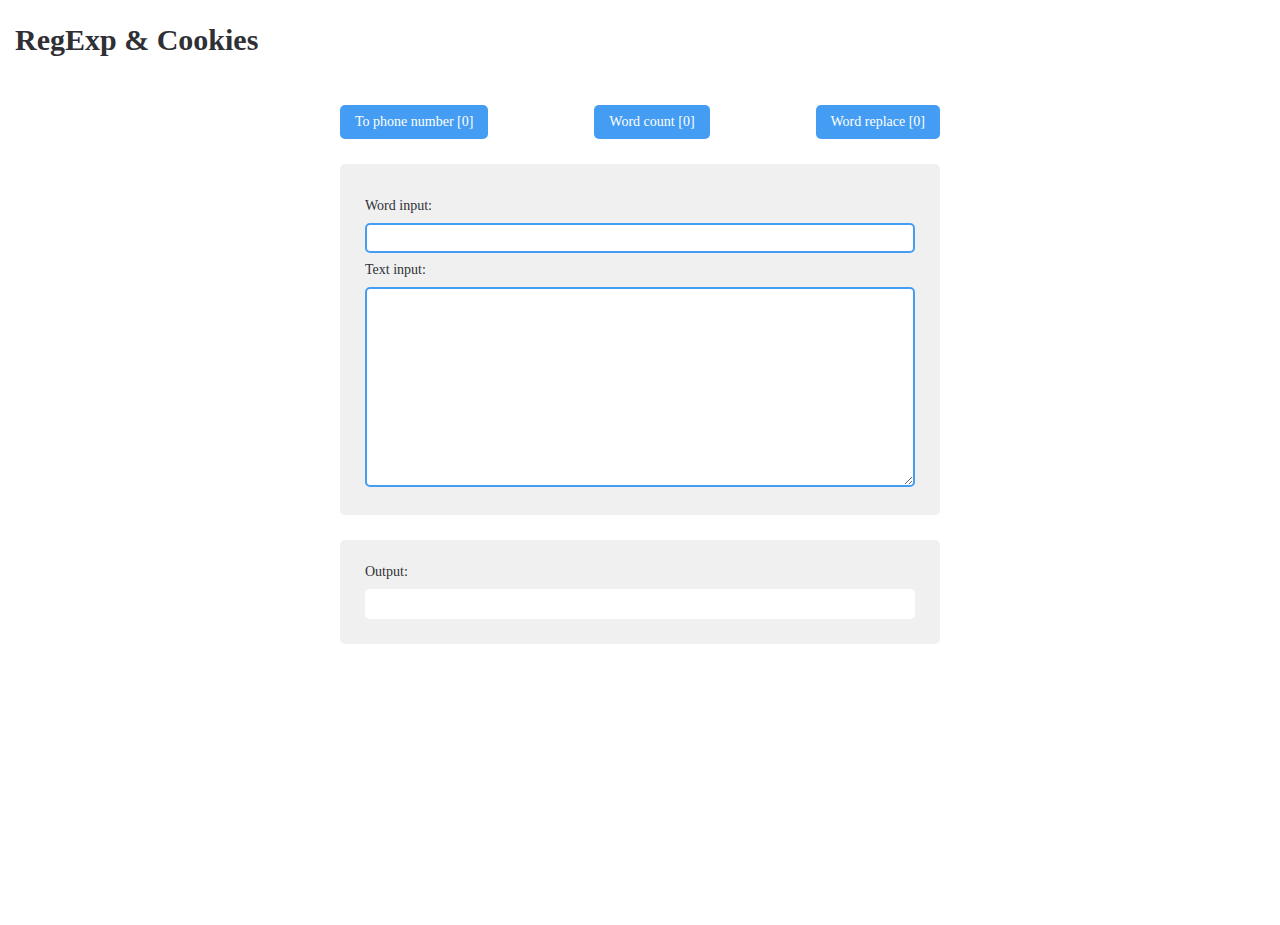
<file: t08/index.html>
<!DOCTYPE html>
<html lang="en">

<head>
	<meta charset="UTF-8">
	<meta http-equiv="X-UA-Compatible" content="IE=edge">
	<meta name="viewport" content="width=device-width, initial-scale=1.0">
	<title>t08</title>
	<link rel="stylesheet" href="css/style.css">
</head>

<body>
	<h1>RegExp & Cookies</h1>

	<form class="form">
		<div class="form__btns">
			<div class="form__btn ">
				To phone number [<span class="form__phone-count">0</span>]
			</div>
			<div class="form__btn">
				Word count [<span class="form__word-count">0</span>]
			</div>
			<div class="form__btn">
				Word replace [<span class="form__replace-count">0</span>]
			</div>
		</div>
		<div class="form__line">
			<p>Word input:</p>
			<input type="text" class="form__input-word">
			<p>Text input:</p>
			<textarea type="text" class="form__input-text"></textarea>
		</div>
		<div class="form__line">
			<div class="form__line form__line-output">
				<p>Output:</p>
				<div class="form__line-answer"></div>
			</div>
		</div>
	</form>
	<script src="js/script.js"></script>
</body>

</html>
</file>
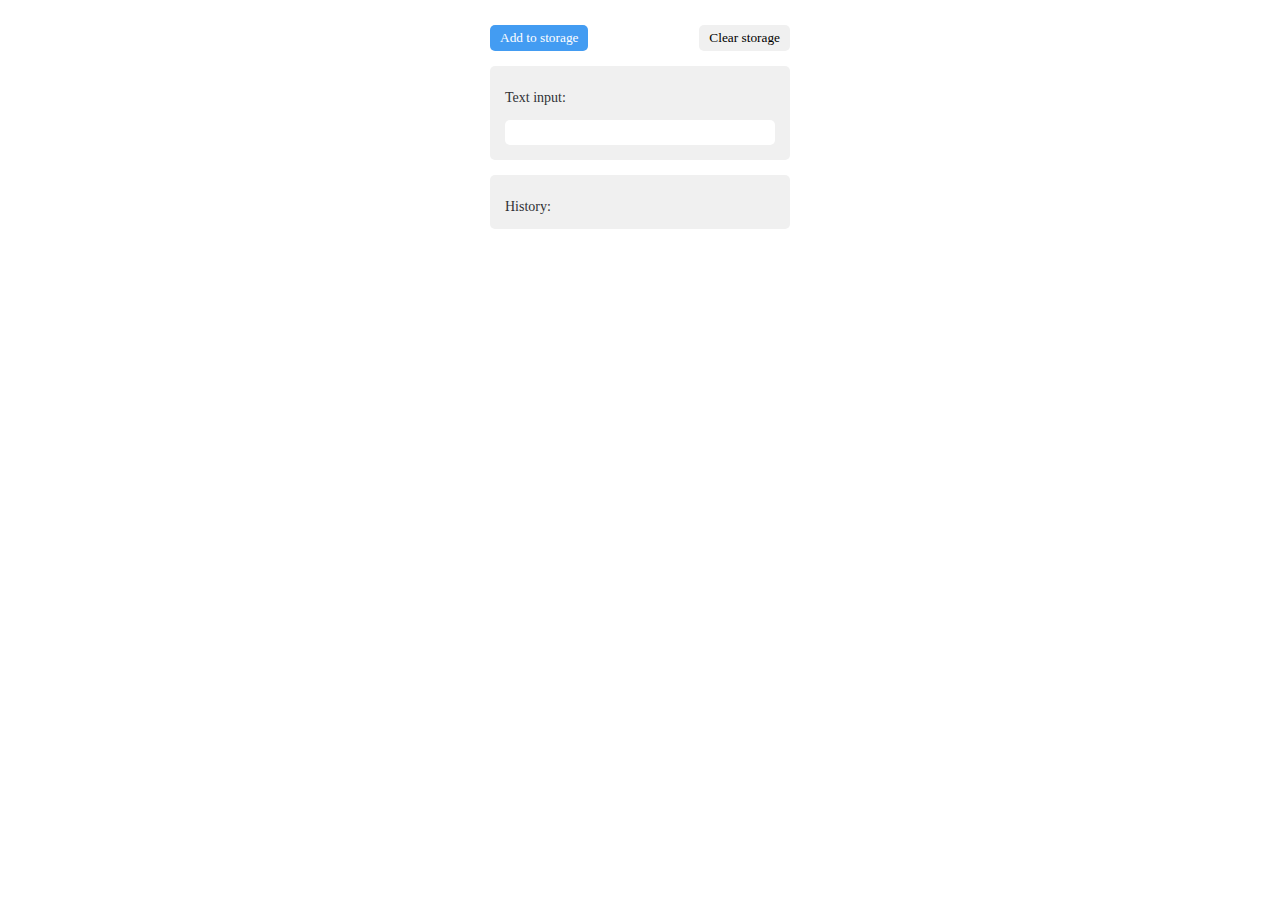
<file: t09/index.html>
<!DOCTYPE html>
<html lang="en">

<head>
	<meta charset="UTF-8">
	<meta http-equiv="X-UA-Compatible" content="IE=edge">
	<meta name="viewport" content="width=device-width, initial-scale=1.0">
	<title>t09</title>
	<link rel="stylesheet" href="css/style.css">
</head>

<body>
	<div class="container">
		<form class="form">
			<div class="form__btns">
				<button class="form__btn form__btn-add">Add to storage</button>
				<button class="form__btn form__btn-clear">Clear storage</button>
			</div>
			<div class="form__line">
				<label for="input">Text input:</label>
				<input type="text" id="input" class="form__input">
			</div>
			<div class="form__line form__line-history">
				<p>History:</p>
			</div>
		</form>
	</div>

	<script src="js/script.js"></script>
</body>

</html>
</file>
<file: t00/css/style.css>
#lab {
	display: flex;
	align-items: center;
	justify-content: center;
	padding: 10px;
	border-radius: 8%;
	width: 500px;
	height: 500px;
	margin: auto;
	flex-direction: column;
	background: #ffb300;
	border: 6px solid#253324;
	text-align: center;
}

.lab--active {
	background: #70964b !important;
}

#btn {
	display: inline-block;
	padding: 7px 25px;
	cursor: pointer;
	box-shadow: 3px 4px 0 1px #8a2a21;
	background: #c62d1f linear-gradient(to bottom, #c62d1f 5%, #f24437 100%);
	border-radius: 18px;
	border: 3px solid#d02718;
	color: #fff;
	text-align: center;
	font: bold25px Arial;
	text-decoration: none;
	text-shadow: 0 1px 0 #810e05;
}

#btn:hover {
	background: #f24437 linear-gradient(to bottom, #f24437 5%, #c62d1f 100%);
}

#btn:active {
	position: relative;
	top: 1px;
}

#hero {
	font: 60px 'Bowlby One', cursive;
	letter-spacing: 2px;
}

.hero--active {
	font-size: 130px !important;
	letter-spacing: 6px !important;
}
</file>
<file: t01/css/style.css>
body {
	background-color: #333;
	text-align: center;
	max-width: 800px;
	margin: 0 auto;
}

h1 {
	color: white;
}

li {
	list-style: none;
	display: inline-block;
	background-color: lightgrey;
	padding: 15px;
	margin: 5px;
	border-radius: 10%;
	text-align: center;
	border: none;
	width: 120px;
}

.good {
	border: 3px solid#59a440;
}

.evil {
	border: 3px solid#ba2d29;
}

.unknown {
	border: 3px solid#764cae;
}

.elem {
	display: inline-block;
	width: 20px;
	height: 20px;
	border-radius: 50%;
	border: 2px solidwhite;
	margin: 3px;
}

.air {
	background-color: #5a8de1;
}

.water {
	background-color: #0f1b8b;
}

.earth {
	background-color: #496b2e;
}

.fire {
	background-color: #9f000e;
}

.none {
	background-color: lightgrey;
}

.line {
	position: relative;
	width: 20px;
	height: 2px;
	background-color: white;
	border-radius: 0;
	top: 9px;
	transform: rotate(-225deg);
}
</file>
<file: t02/css/style.css>
/*Обнуление*/
* {
	padding: 0;
	margin: 0;
	border: 0;
}

*,
*:before,
*:after {
	-moz-box-sizing: border-box;
	-webkit-box-sizing: border-box;
	box-sizing: border-box;
}

:focus,
:active {
	outline: none;
}

a:focus,
a:active {
	outline: none;
}

nav,
footer,
header,
aside {
	display: block;
}

html,
body {
	height: 100%;
	width: 100%;
	font-size: 100%;
	line-height: 1;
	font-size: 14px;
	-ms-text-size-adjust: 100%;
	-moz-text-size-adjust: 100%;
	-webkit-text-size-adjust: 100%;
	color: #2f3035;
}

input,
button,
textarea {
	font-family: inherit;
}

input::-ms-clear {
	display: none;
}

button {
	cursor: pointer;
}

button::-moz-focus-inner {
	padding: 0;
	border: 0;
}

a,
a:visited {
	text-decoration: none;
	color: inherit;
}

a:hover {
	text-decoration: none;
}

ul li {
	list-style: none;
}

img {
	vertical-align: top;
}

h1,
h2,
h3,
h4,
h5,
h6 {
	font-size: inherit;
	font-weight: inherit;
	color: inherit;
}

i {
	font-family: fontawesome !important;
}

/*--------------------*/

.header {
	align-items: center;
	padding: 15px;
	display: flex;
	justify-content: space-between;
}

.header h1 {
	font-weight: 700;
	font-size: 35px;
}

.header .header__sort {
	background-color: #808080;
	display: flex;
	align-items: center;
	justify-content: center;
	padding: 5px 10px;
	border-radius: 25px;
	font-weight: 700;
	height: 25px;
}

.table {
	display: block;
	margin: 0 15px;
	border-collapse: collapse;
}

.body {
	display: flex;
	justify-content: center;
}

.header__sort-order,
.header__sort-by {
	padding-left: 5px;
}

.table {
	max-width: 200px;
	border: 2px solid #000;
	background-color: #D3D3D3;
}

.table__head {
	background-color: #D73321;
}

.table__head-col {
	cursor: pointer;
	user-select: none;
}

.table__body-row {
	border: 2px solid #fff;

}

.table__head-col,
.table__body-col {
	border: 1px solid #fff;
	padding: 10px;
	text-align: center;
}
</file>
<file: t03/css/style.css>
/*Обнуление*/
* {
	padding: 0;
	margin: 0;
	border: 0;
}

*,
*:before,
*:after {
	-moz-box-sizing: border-box;
	-webkit-box-sizing: border-box;
	box-sizing: border-box;
}

:focus,
:active {
	outline: none;
}

a:focus,
a:active {
	outline: none;
}

nav,
footer,
header,
aside {
	display: block;
}

html,
body {
	height: 100%;
	width: 100%;
	font-size: 100%;
	line-height: 1;
	font-size: 14px;
	-ms-text-size-adjust: 100%;
	-moz-text-size-adjust: 100%;
	-webkit-text-size-adjust: 100%;
	color: #2f3035;
}

input,
button,
textarea {
	font-family: inherit;
}

input::-ms-clear {
	display: none;
}

button {
	cursor: pointer;
}

button::-moz-focus-inner {
	padding: 0;
	border: 0;
}

a,
a:visited {
	text-decoration: none;
	color: inherit;
}

a:hover {
	text-decoration: none;
}

ul li {
	list-style: none;
}

img {
	vertical-align: top;
}

h1,
h2,
h3,
h4,
h5,
h6 {
	font-size: inherit;
	font-weight: inherit;
	color: inherit;
}

i {
	font-family: fontawesome !important;
}

/*--------------------*/

.silder {}

.container {
	max-width: 1170px;
	margin: 0 auto;
	padding: 25px 15px;
}

.silder__inner {
	position: relative;
	background-color: #ccc;
	padding: 0 10px;
}

.slider__line {
	max-width: 90%;
	position: relative;
	margin: auto;
	height: 500px;
	margin-bottom: 15px;
}

.slider__line-item {
	width: 100%;
	height: 100%;
	animation-name: fade;
	animation-duration: 1.5s;
}

.slider__line-item img {
	object-fit: cover;
	width: 100%;
	height: 100%;
}

.slider__btn {
	position: absolute;
	top: 50%;
	width: 50px;
	height: 50px;
	background: transparent;
	transform: translateY(-50%);
}

.slider__btn img {
	width: 100%;
	height: 100%;
}

.slider__btn--next {
	right: 0px;
}

.slider__btn--prev {
	left: 0px;
	transform: rotate(180deg);

}

@-webkit-keyframes fade {
	from {
		opacity: .4
	}

	to {
		opacity: 1
	}
}

@keyframes fade {
	from {
		opacity: .4
	}

	to {
		opacity: 1
	}
}
</file>
<file: t04/css/style.css>
/*Обнуление*/
* {
	padding: 0;
	margin: 0;
	border: 0;
}

*,
*:before,
*:after {
	-moz-box-sizing: border-box;
	-webkit-box-sizing: border-box;
	box-sizing: border-box;
}

:focus,
:active {
	outline: none;
}

a:focus,
a:active {
	outline: none;
}

nav,
footer,
header,
aside {
	display: block;
}

html,
body {
	height: 100%;
	width: 100%;
	font-size: 100%;
	line-height: 1;
	font-size: 14px;
	-ms-text-size-adjust: 100%;
	-moz-text-size-adjust: 100%;
	-webkit-text-size-adjust: 100%;
	color: #2f3035;
}

input,
button,
textarea {
	font-family: inherit;
}

input::-ms-clear {
	display: none;
}

button {
	cursor: pointer;
}

button::-moz-focus-inner {
	padding: 0;
	border: 0;
}

a,
a:visited {
	text-decoration: none;
	color: inherit;
}

a:hover {
	text-decoration: none;
}

ul li {
	list-style: none;
}

img {
	vertical-align: top;
}

h1,
h2,
h3,
h4,
h5,
h6 {
	font-size: inherit;
	font-weight: inherit;
	color: inherit;
}

i {
	font-family: fontawesome !important;
}

/*--------------------*/

h1 {
	text-align: center;
	padding: 25px 15px;
	font-size: 30px;
	font-weight: 700;
}

.container {
	max-width: 1170px;
	padding: 0 25px;
	margin: 0 auto;
}


.film__inner {
	display: flex;
	background-color: #E6E6E6;
}

.film__menu {
	position: relative;
	min-height: 100%;
}

.film__menu::after {
	content: '';
	position: absolute;
	width: 2px;
	height: 95%;
	right: 0;
	top: 50%;
	transform: translateY(-50%);
	background-color: #fff;
}

.film__list {
	width: 100%;
	padding: 25px;
}

.film__list-item {
	width: 100%;
	height: 30px;
	text-align: center;
	margin: 5px 0;
	line-height: 21px;

}

.film__list-link {
	display: block;
	width: 100%;
	min-height: 100%;
	font-weight: 500;
	white-space: nowrap;
	position: relative;
}

.film__list-link.film__list-link--active::before {
	content: '';
	width: 2px;
	background-color: #3985D1;
	position: absolute;
	left: -10px;
	top: -6px;
	height: 100%;
}


.film__item {
	padding: 25px;
	display: flex;
	animation-name: fade;
	animation-duration: 1.5s;
}

.film__item-body {
	padding-top: 15px;
	margin-right: 25px;
}

.film__item-title {
	font-size: 35px;
	font-weight: 700;
}

.film__item-data {
	font-size: 12px;
}

.film__item-actors {
	margin-top: 15px;
	display: flex;
	justify-content: space-between;
}

.film__item-actor {
	padding: 5px;
	color: #fff;
	border-radius: 5px;
	background-color: #3985D1;
}

.film__item-desc {
	margin-top: 15px;
	line-height: 18px;
}

@keyframes fade {
	from {
		opacity: .4
	}

	to {
		opacity: 1
	}
}
</file>
<file: t05/css/style.css>
/*Обнуление*/
* {
	padding: 0;
	margin: 0;
	border: 0;
}

*,
*:before,
*:after {
	-moz-box-sizing: border-box;
	-webkit-box-sizing: border-box;
	box-sizing: border-box;
}

:focus,
:active {
	outline: none;
}

a:focus,
a:active {
	outline: none;
}

nav,
footer,
header,
aside {
	display: block;
}

html,
body {
	height: 100%;
	width: 100%;
	font-size: 100%;
	line-height: 1;
	font-size: 14px;
	-ms-text-size-adjust: 100%;
	-moz-text-size-adjust: 100%;
	-webkit-text-size-adjust: 100%;
	color: #2f3035;
}

input,
button,
textarea {
	font-family: inherit;
}

input::-ms-clear {
	display: none;
}

button {
	cursor: pointer;
}

button::-moz-focus-inner {
	padding: 0;
	border: 0;
}

a,
a:visited {
	text-decoration: none;
	color: inherit;
}

a:hover {
	text-decoration: none;
}

ul li {
	list-style: none;
}

img {
	vertical-align: top;
}

h1,
h2,
h3,
h4,
h5,
h6 {
	font-size: inherit;
	font-weight: inherit;
	color: inherit;
}

i {
	font-family: fontawesome !important;
}

/*--------------------*/
.body {
	display: flex;
	padding: 25px;
	width: 100%;
	height: 100vh;
	justify-content: center;
	align-items: center;
}

.item {
	margin: 0 25px;
	width: 100px;
	height: 100px;
	transform: rotate(45deg);
}

.item--disable {
	border: 2px dashed #000;
}

.item--yellow {
	background-color: #D4C464;
}

.item--green {
	background-color: #70D372;
}

.item--blue {
	background-color: #3884D1;
}

.item--purple {
	background-color: #9B54D0;
}

.item--red {
	background-color: #C74757;
}

.item--orange {
	background-color: #C95F7C;
}
</file>
<file: t06/css/style.css>
body {
	display: flex;
	flex-direction: column;
	align-items: center;

}

img {
	max-width: 700px;
	width: 100%;
	height: 600px;
	margin: 25px 15px;
}

.info {
	position: fixed;
	top: 25px;
	right: 25px;
	z-index: 25;
	padding: 5px 15px;
	color: #000;
	border-radius: 25px;
	background-color: tomato;
}

.info--active {
	background-color: green !important;
}
</file>
<file: t07/css/style.css>
/*Обнуление*/
* {
	padding: 0;
	margin: 0;
	border: 0;
}

*,
*:before,
*:after {
	-moz-box-sizing: border-box;
	-webkit-box-sizing: border-box;
	box-sizing: border-box;
}

:focus,
:active {
	outline: none;
}

a:focus,
a:active {
	outline: none;
}

nav,
footer,
header,
aside {
	display: block;
}

html,
body {
	height: 100%;
	width: 100%;
	font-size: 100%;
	line-height: 1;
	font-size: 14px;
	-ms-text-size-adjust: 100%;
	-moz-text-size-adjust: 100%;
	-webkit-text-size-adjust: 100%;
	color: #2f3035;
}

input,
button,
textarea {
	font-family: inherit;
}

input::-ms-clear {
	display: none;
}

button {
	cursor: pointer;
}

button::-moz-focus-inner {
	padding: 0;
	border: 0;
}

a,
a:visited {
	text-decoration: none;
	color: inherit;
}

a:hover {
	text-decoration: none;
}

ul li {
	list-style: none;
}

img {
	vertical-align: top;
}

h1,
h2,
h3,
h4,
h5,
h6 {
	font-size: inherit;
	font-weight: inherit;
	color: inherit;
}

i {
	font-family: fontawesome !important;
}

/*--------------------*/

h1 {
	padding: 25px 0 0 25px;
	font-size: 30px;
	font-weight: 700;
}


.container {
	max-width: 1170px;
	padding: 0 15px;
	margin: 0 auto;
}

.weather__inner {
	margin: 25px 60px;
	border-radius: 15px;
	box-shadow: #2f3035;
	background-color: #F6F9F5;
}

.weather__head {
	border-radius: 15px 15px 0 0;

	background-color: #2786D1;
	text-align: center;
	padding: 15px;
}

.weather__city {
	color: #fff;
	font-size: 22px;
	font-weight: 700;
}

.weather__cards {
	margin: 25px 60px;
	flex-wrap: wrap;
	display: flex;
	justify-content: center;
}

.weather__card {
	height: 200px;
	width: 150px;
	display: flex;
	align-items: center;
	flex-direction: column;
}

.weather__date {
	font-weight: 700;
	font-size: 20px;
	width: 100%;
	text-align: center;
	position: relative;
}

.weather__date::after {
	content: '';
	position: absolute;
	bottom: -10px;
	width: 100%;
	left: 0;
	height: 1px;
	background-color: #2683CC;
}

.weather__img {
	width: 90%;
	display: flex;
	justify-content: center;
	height: 120px;
}

.weather__temperature {
	font-size: 22px;
	position: relative;
}

.weather__temperature::after {
	content: "";
	position: absolute;
	right: -7px;
	top: 4px;
	width: 5px;
	height: 5px;
	border-radius: 50%;
	border: 1px solid #000;
}
</file>
<file: t08/css/style.css>
/*Обнуление*/
* {
	padding: 0;
	margin: 0;
	border: 0;
}

*,
*:before,
*:after {
	-moz-box-sizing: border-box;
	-webkit-box-sizing: border-box;
	box-sizing: border-box;
}

:focus,
:active {
	outline: none;
}

a:focus,
a:active {
	outline: none;
}

nav,
footer,
header,
aside {
	display: block;
}

html,
body {
	height: 100%;
	width: 100%;
	font-size: 100%;
	line-height: 1;
	font-size: 14px;
	-ms-text-size-adjust: 100%;
	-moz-text-size-adjust: 100%;
	-webkit-text-size-adjust: 100%;
	color: #2f3035;
}

input,
button,
textarea {
	font-family: inherit;
}

input::-ms-clear {
	display: none;
}

button {
	cursor: pointer;
}

button::-moz-focus-inner {
	padding: 0;
	border: 0;
}

a,
a:visited {
	text-decoration: none;
	color: inherit;
}

a:hover {
	text-decoration: none;
}

ul li {
	list-style: none;
}

img {
	vertical-align: top;
}

h1,
h2,
h3,
h4,
h5,
h6 {
	font-size: inherit;
	font-weight: inherit;
	color: inherit;
}

i {
	font-family: fontawesome !important;
}

/*--------------------*/
h1 {
	font-size: 30px;
	font-weight: 700;
	margin-top: 25px;
	margin-left: 15px;
}

.form {
	max-width: 600px;
	margin: 50px auto;
}

.form__btns {
	display: flex;
	justify-content: space-between;
}

.form__btn {
	padding: 10px 15px;
	border-radius: 5px;
	background-color: #449DF2;
	color: #fff;
}



.form__line {
	margin-top: 25px;
	padding: 25px;
	background-color: #F0F0F0;
	border-radius: 5px;

}

p {
	margin-top: 10px;
}

.form__input-word {
	margin-top: 10px;
	width: 100%;
	border-radius: 5px;
	border: 2px solid #449DF2;
	height: 30px;
	padding: 0 10px;
}

.form__input-text {
	margin-top: 10px;
	border-radius: 5px;
	border: 2px solid #449DF2;
	width: 100%;
	height: 200px;
	padding: 10px;

}

.form__line-output {
	margin-top: 0;
	padding: 0;
}

.form__line-output p {
	margin-top: 0 !important;
	padding: 0 !important;
}

.form__line-answer {
	background-color: #fff;
	border-radius: 5px;
	padding: 5px;
	margin-top: 10px;
	min-height: 30px;
}
</file>
<file: t09/css/style.css>
/*Обнуление*/
* {
	padding: 0;
	margin: 0;
	border: 0;
}

*,
*:before,
*:after {
	-moz-box-sizing: border-box;
	-webkit-box-sizing: border-box;
	box-sizing: border-box;
}

:focus,
:active {
	outline: none;
}

a:focus,
a:active {
	outline: none;
}

nav,
footer,
header,
aside {
	display: block;
}

html,
body {
	height: 100%;
	width: 100%;
	font-size: 100%;
	line-height: 1;
	font-size: 14px;
	-ms-text-size-adjust: 100%;
	-moz-text-size-adjust: 100%;
	-webkit-text-size-adjust: 100%;
	color: #2f3035;
}

input,
button,
textarea {
	font-family: inherit;
}

input::-ms-clear {
	display: none;
}

button {
	cursor: pointer;
}

button::-moz-focus-inner {
	padding: 0;
	border: 0;
}

a,
a:visited {
	text-decoration: none;
	color: inherit;
}

a:hover {
	text-decoration: none;
}

ul li {
	list-style: none;
}

img {
	vertical-align: top;
}

h1,
h2,
h3,
h4,
h5,
h6 {
	font-size: inherit;
	font-weight: inherit;
	color: inherit;
}

i {
	font-family: fontawesome !important;
}

/*--------------------*/

.container {
	margin: 0 auto;
	max-width: 1170px;
	padding: 25px 15px;
}

.form {
	margin: 0 auto;
	max-width: 300px;
}

.form__btns {
	width: 100%;
	display: flex;
	justify-content: space-between;
}

.form__btn {
	border-radius: 5px;
	padding: 5px 10px;
}

.form__btn-add {
	color: #fff;
	background-color: #439CF2;
}

.form__btn-clear {
	background-color: #F0F0F0;
	justify-content: space-between;
}

.form__line {
	display: flex;
	flex-direction: column;
	background-color: #F0F0F0;
	margin-top: 15px;
	padding: 25px 15px 15px;
	border-radius: 5px;

}

.form__input {
	margin-top: 15px;
	height: 25px;
	padding: 0 15px;
	border-radius: 5px;

}

.form__input:focus {
	border: 2px solid #439CF2;
}

.form__history-item {
	margin-top: 10px;
	background-color: #fff;
	padding: 5px;
}
</file>
